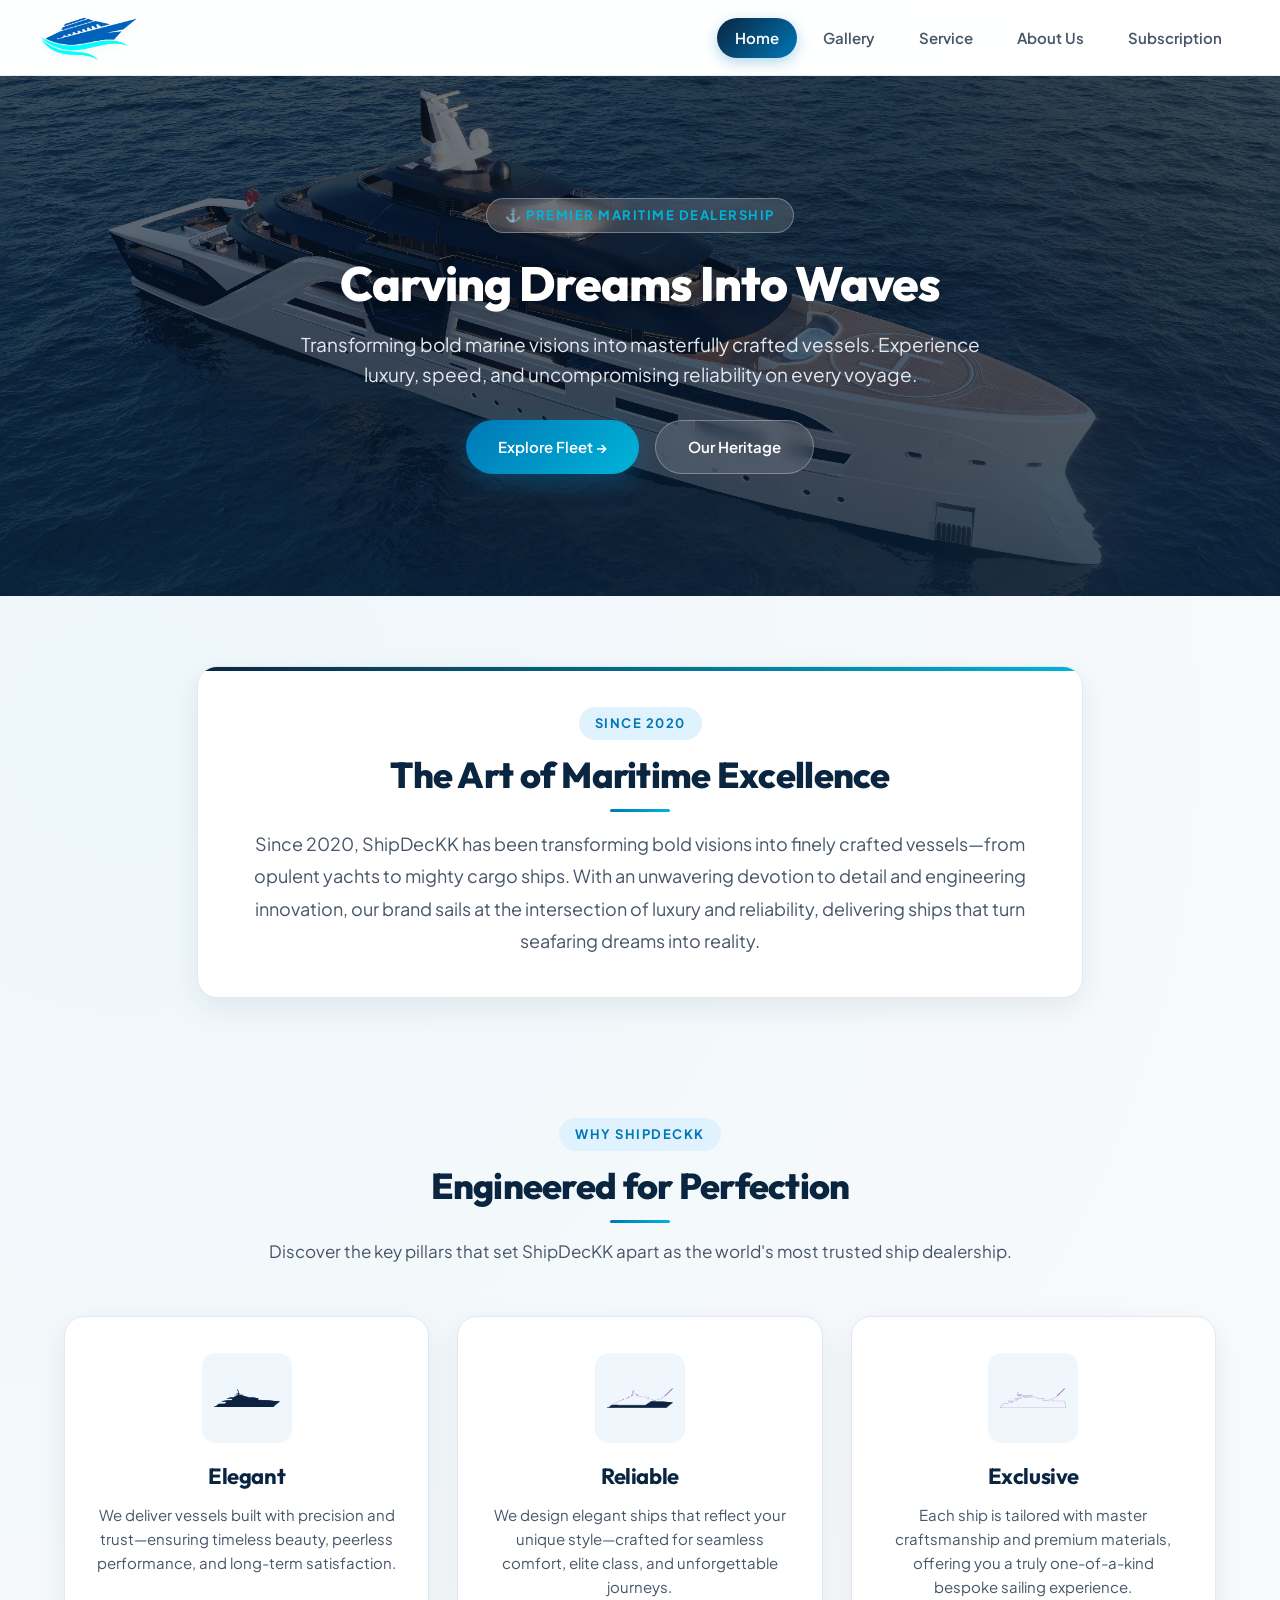
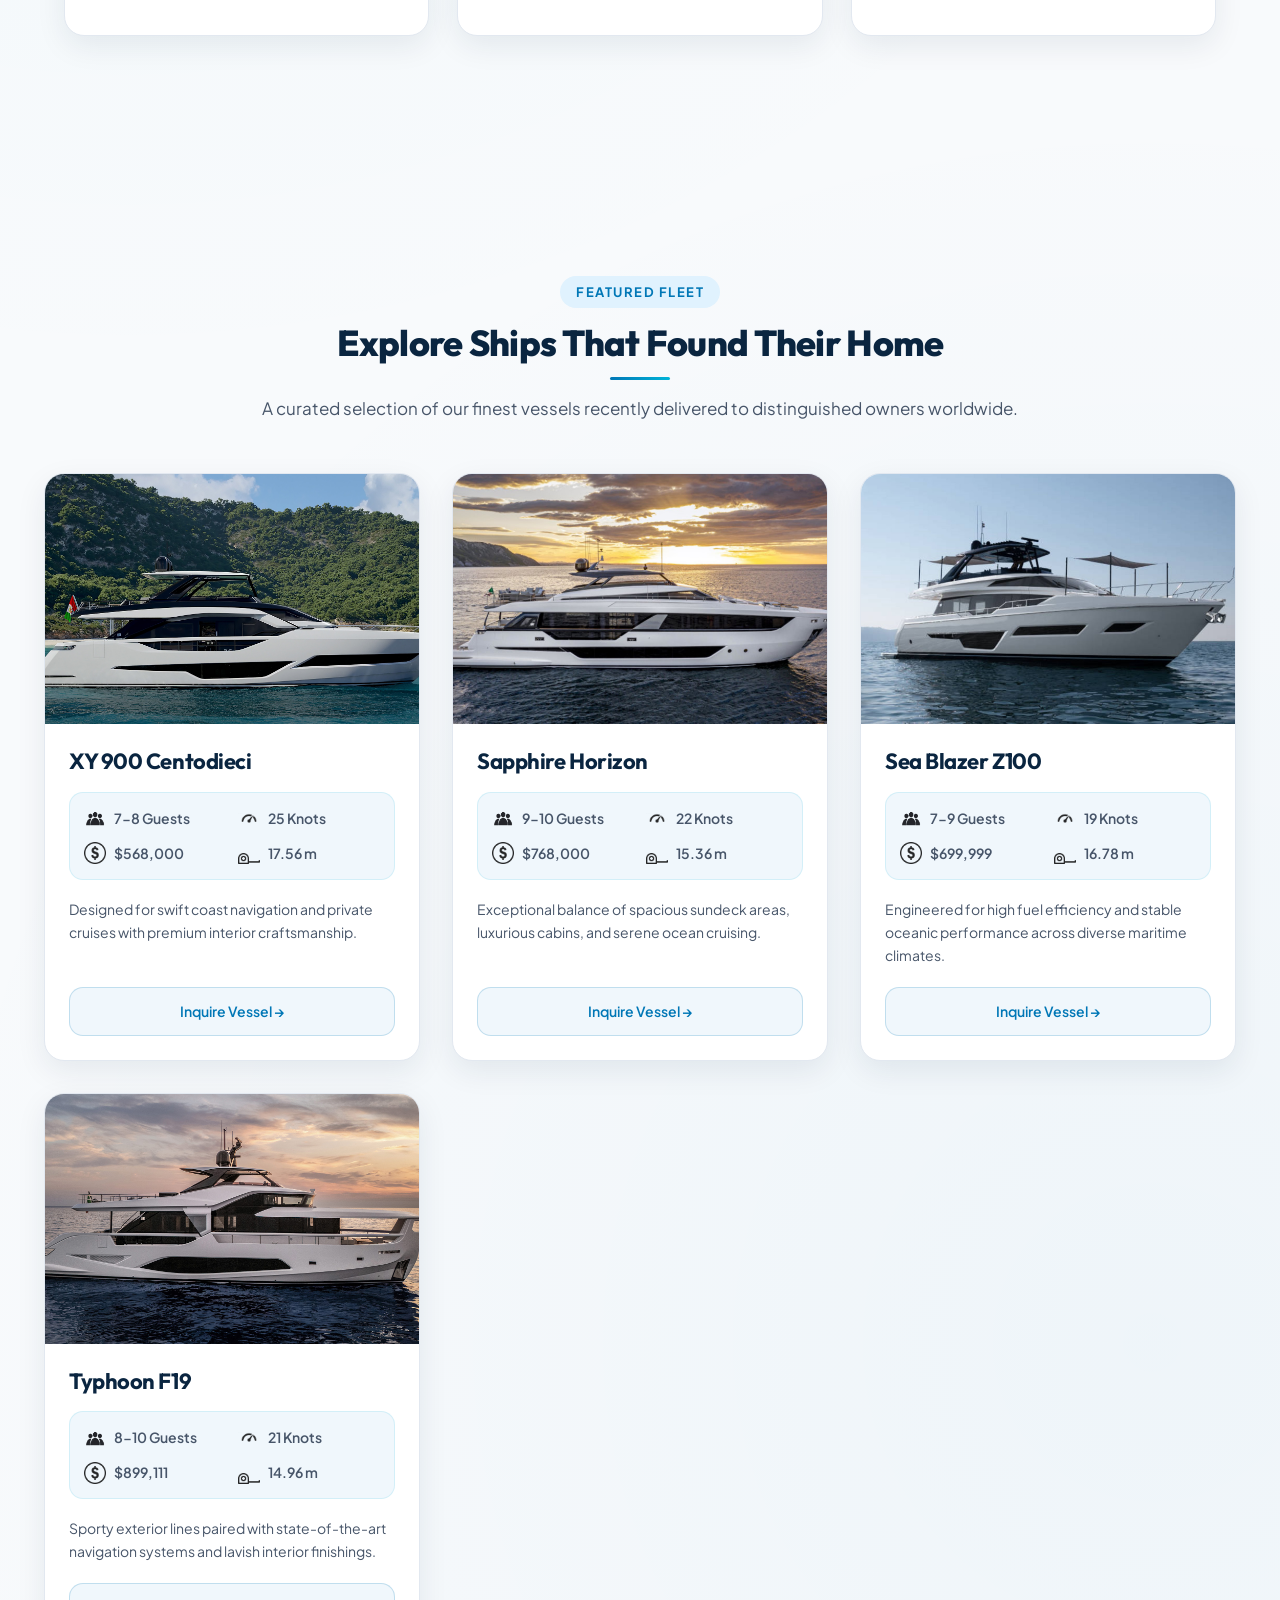
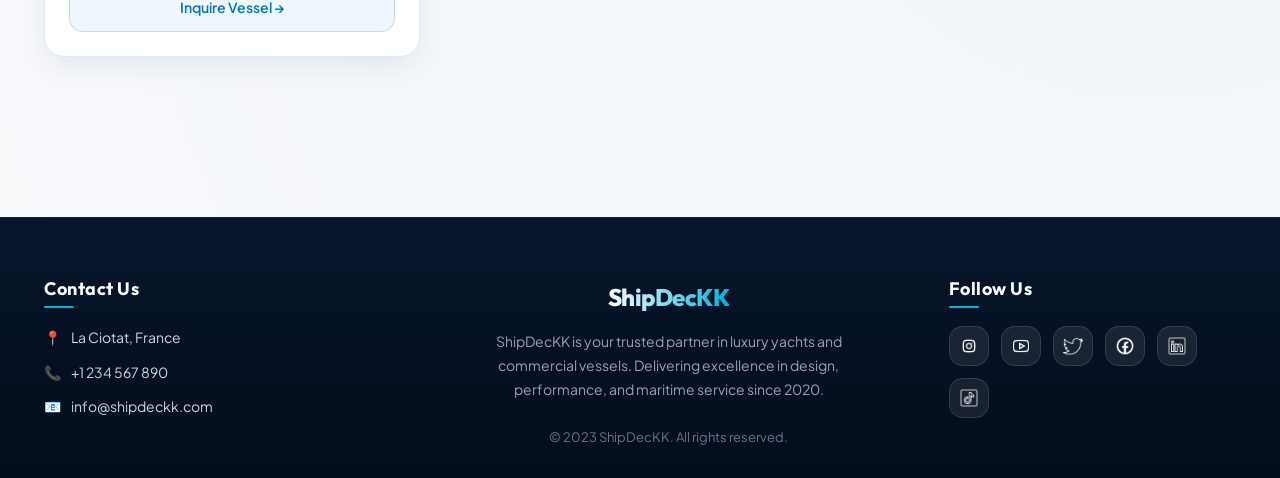
<file: index.html>
<!DOCTYPE html>
<html lang="en">
<head>
    <meta charset="UTF-8">
    <meta name="viewport" content="width=device-width, initial-scale=1.0">
    <title>ShipDecKK - Premier Luxury Yachts & Maritime Vessels</title>
    <link rel="website icon" type="image/png" href="Refensi gambar AOL HCI/logo shipdeckk'.png">
    <link rel="stylesheet" href="styles.css">
</head>
<body>
    <!-- Main Header & Navigation -->
    <header class="header">
        <a href="index.html" class="logo-container">
            <img src="Refensi gambar AOL HCI/logo shipdeckk'.png" alt="Logo Shipdeckk" class="logo">
        </a>

        <button class="nav-toggle" aria-label="Toggle navigation">
            <span></span>
            <span></span>
            <span></span>
        </button>

        <nav class="navigation"> 
            <a href="index.html" class="active">Home</a>
            <a href="gallery.html">Gallery</a>
            <a href="service.html">Service</a>
            <a href="aboutus.html">About Us</a>
            <a href="subscription.html">Subscription</a>
        </nav>
    </header>

    <!-- Hero Banner with Gradient Overlay & CTAs -->
    <section class="Header_photo">
        <img src="Refensi gambar AOL HCI/4223_3ba0f.jpg" alt="Luxury yacht sailing across open ocean">
        <div class="hero-overlay">
            <span class="hero-badge">⚓ Premier Maritime Dealership</span>
            <h1 class="hero-title">Carving Dreams Into Waves</h1>
            <p class="hero-subtitle">Transforming bold marine visions into masterfully crafted vessels. Experience luxury, speed, and uncompromising reliability on every voyage.</p>
            <div class="hero-actions">
                <a href="gallery.html" class="btn-primary">Explore Fleet →</a>
                <a href="aboutus.html" class="btn-secondary">Our Heritage</a>
            </div>
        </div>
    </section>

    <!-- Brief Introduction Card -->
    <section class="container">
        <div class="Brief_info">
            <div class="katakiasan">
                <span class="section-tag">Since 2020</span>
                <h2 class="section-title">The Art of Maritime Excellence</h2>
            </div>
            <div class="teks">
                <p>Since 2020, ShipDecKK has been transforming bold visions into finely crafted vessels—from opulent yachts to mighty cargo ships. With an unwavering devotion to detail and engineering innovation, our brand sails at the intersection of luxury and reliability, delivering ships that turn seafaring dreams into reality.</p>
            </div>
        </div>
    </section>

    <!-- Why Choose ShipDecKK -->
    <section class="container section-spacing">
        <div class="section-header">
            <span class="section-tag">Why ShipDecKK</span>
            <h2 class="section-title">Engineered for Perfection</h2>
            <p class="section-desc">Discover the key pillars that set ShipDecKK apart as the world's most trusted ship dealership.</p>
        </div>

        <div class="infoinfo">
            <div class="reason">
                <img src="Refensi gambar AOL HCI/series_family.png" alt="Elegant design" class="symbol">
                <h3 class="reasonwhy">Elegant</h3>
                <p>We deliver vessels built with precision and trust—ensuring timeless beauty, peerless performance, and long-term satisfaction.</p>
            </div>
            <div class="reason">
                <img src="Refensi gambar AOL HCI/smart_custom.png" alt="Reliable engineering" class="symbol">
                <h3 class="reasonwhy">Reliable</h3>
                <p>We design elegant ships that reflect your unique style—crafted for seamless comfort, elite class, and unforgettable journeys.</p>
            </div>
            <div class="reason">
                <img src="Refensi gambar AOL HCI/full_custom.png" alt="Exclusive customization" class="symbol">
                <h3 class="reasonwhy">Exclusive</h3>
                <p>Each ship is tailored with master craftsmanship and premium materials, offering you a truly one-of-a-kind bespoke sailing experience.</p>
            </div>
        </div>
    </section>

    <!-- Featured Sold Ships Grid -->
    <section class="container section-spacing">
        <div class="section-header">
            <span class="section-tag">Featured Fleet</span>
            <h2 class="section-title">Explore Ships That Found Their Home</h2>
            <p class="section-desc">A curated selection of our finest vessels recently delivered to distinguished owners worldwide.</p>
        </div>

        <div class="ship-grid">
            <!-- Ship 1 -->
            <div class="soldship">
                <div class="card-image-wrap">
                    <img src="Refensi gambar AOL HCI/gambar discover home 3.jpg" alt="XY 900 Centodieci" class="ships">
                </div>
                <div class="card-content">
                    <h3 class="shipname">XY 900 Centodieci</h3>
                    <div class="infoship">
                        <div class="spec-item">
                            <img src="Refensi gambar AOL HCI/Logo orang.png" alt="Capacity" class="iconpeople">
                            <p>7-8 Guests</p>
                        </div>
                        <div class="spec-item">
                            <img src="Refensi gambar AOL HCI/speedometer-icon-illustration-png.webp" alt="Speed" class="iconspeed">
                            <p>25 Knots</p>
                        </div>
                        <div class="spec-item">
                            <img src="Refensi gambar AOL HCI/664936_sign_512x512.png" alt="Price" class="icondollar">
                            <p>$568,000</p>
                        </div>
                        <div class="spec-item">
                            <img src="Refensi gambar AOL HCI/meteran-1024.webp" alt="Length" class="iconmeter">
                            <p>17.56 m</p>
                        </div>
                    </div>
                    <p>Designed for swift coast navigation and private cruises with premium interior craftsmanship.</p>
                    <a href="subscription.html" class="card-btn">Inquire Vessel →</a>
                </div>
            </div>

            <!-- Ship 2 -->
            <div class="soldship">
                <div class="card-image-wrap">
                    <img src="Refensi gambar AOL HCI/gambar discover home 2.jpg" alt="Sapphire Horizon" class="ships">
                </div>
                <div class="card-content">
                    <h3 class="shipname">Sapphire Horizon</h3>
                    <div class="infoship">
                        <div class="spec-item">
                            <img src="Refensi gambar AOL HCI/Logo orang.png" alt="Capacity" class="iconpeople">
                            <p>9-10 Guests</p>
                        </div>
                        <div class="spec-item">
                            <img src="Refensi gambar AOL HCI/speedometer-icon-illustration-png.webp" alt="Speed" class="iconspeed">
                            <p>22 Knots</p>
                        </div>
                        <div class="spec-item">
                            <img src="Refensi gambar AOL HCI/664936_sign_512x512.png" alt="Price" class="icondollar">
                            <p>$768,000</p>
                        </div>
                        <div class="spec-item">
                            <img src="Refensi gambar AOL HCI/meteran-1024.webp" alt="Length" class="iconmeter">
                            <p>15.36 m</p>
                        </div>
                    </div>
                    <p>Exceptional balance of spacious sundeck areas, luxurious cabins, and serene ocean cruising.</p>
                    <a href="subscription.html" class="card-btn">Inquire Vessel →</a>
                </div>
            </div>

            <!-- Ship 3 -->
            <div class="soldship">
                <div class="card-image-wrap">
                    <img src="Refensi gambar AOL HCI/gambar discover home.jpg" alt="Sea Blazer Z100" class="ships">
                </div>
                <div class="card-content">
                    <h3 class="shipname">Sea Blazer Z100</h3>
                    <div class="infoship">
                        <div class="spec-item">
                            <img src="Refensi gambar AOL HCI/Logo orang.png" alt="Capacity" class="iconpeople">
                            <p>7-9 Guests</p>
                        </div>
                        <div class="spec-item">
                            <img src="Refensi gambar AOL HCI/speedometer-icon-illustration-png.webp" alt="Speed" class="iconspeed">
                            <p>19 Knots</p>
                        </div>
                        <div class="spec-item">
                            <img src="Refensi gambar AOL HCI/664936_sign_512x512.png" alt="Price" class="icondollar">
                            <p>$699,999</p>
                        </div>
                        <div class="spec-item">
                            <img src="Refensi gambar AOL HCI/meteran-1024.webp" alt="Length" class="iconmeter">
                            <p>16.78 m</p>
                        </div>
                    </div>
                    <p>Engineered for high fuel efficiency and stable oceanic performance across diverse maritime climates.</p>
                    <a href="subscription.html" class="card-btn">Inquire Vessel →</a>
                </div>
            </div>

            <!-- Ship 4 -->
            <div class="soldship">
                <div class="card-image-wrap">
                    <img src="Refensi gambar AOL HCI/gambar discover home 4.jpg" alt="Typhoon F19" class="ships">
                </div>
                <div class="card-content">
                    <h3 class="shipname">Typhoon F19</h3>
                    <div class="infoship">
                        <div class="spec-item">
                            <img src="Refensi gambar AOL HCI/Logo orang.png" alt="Capacity" class="iconpeople">
                            <p>8-10 Guests</p>
                        </div>
                        <div class="spec-item">
                            <img src="Refensi gambar AOL HCI/speedometer-icon-illustration-png.webp" alt="Speed" class="iconspeed">
                            <p>21 Knots</p>
                        </div>
                        <div class="spec-item">
                            <img src="Refensi gambar AOL HCI/664936_sign_512x512.png" alt="Price" class="icondollar">
                            <p>$899,111</p>
                        </div>
                        <div class="spec-item">
                            <img src="Refensi gambar AOL HCI/meteran-1024.webp" alt="Length" class="iconmeter">
                            <p>14.96 m</p>
                        </div>
                    </div>
                    <p>Sporty exterior lines paired with state-of-the-art navigation systems and lavish interior finishings.</p>
                    <a href="subscription.html" class="card-btn">Inquire Vessel →</a>
                </div>
            </div>
        </div>
    </section>

    <!-- Footer -->
    <footer class="footer">
        <div class="footer-left">
            <div class="contact_us">
                <h3>Contact Us</h3>
                <p>📍 
                    <a href="https://www.google.com/maps/place/La Ciotat, France" target="_blank" rel="noopener noreferrer">
                        La Ciotat, France
                    </a>
                </p>
                <p>📞 
                    <a href="tel:+1234567890">
                        +1 234 567 890
                    </a>
                </p>
                <p>📧 
                    <a href="mailto:info@shipdeckk.com">
                        info@shipdeckk.com
                    </a>
                </p>
            </div>

            <div class="closing">
                <div class="footer-brand">ShipDecKK</div>
                <p>ShipDecKK is your trusted partner in luxury yachts and commercial vessels. Delivering excellence in design, performance, and maritime service since 2020.</p>
                <p class="copyright">© 2023 ShipDecKK. All rights reserved.</p>
            </div>

            <div class="follow_us">
                <h3>Follow Us</h3>
                <div class="iconsosmed">
                    <a href="https://www.instagram.com/" target="_blank" rel="noopener noreferrer" aria-label="Instagram">
                        <img src="Refensi gambar AOL HCI/icons8-instagram-48.png" alt="Instagram" class="igicon">
                    </a>
                    <a href="https://www.youtube.com/" target="_blank" rel="noopener noreferrer" aria-label="YouTube">
                        <img src="Refensi gambar AOL HCI/icons8-youtube-32.png" alt="YouTube" class="yticon">
                    </a>
                    <a href="https://www.twitter.com/" target="_blank" rel="noopener noreferrer" aria-label="Twitter">
                        <img src="Refensi gambar AOL HCI/icons8-twitter-bird-50.png" alt="Twitter" class="twiticon">
                    </a>
                    <a href="https://www.facebook.com/" target="_blank" rel="noopener noreferrer" aria-label="Facebook">
                        <img src="Refensi gambar AOL HCI/icons8-facebook-48.png" alt="Facebook" class="fbicon">
                    </a>
                    <a href="https://www.linkedin.com/" target="_blank" rel="noopener noreferrer" aria-label="LinkedIn">
                        <img src="Refensi gambar AOL HCI/icons8-linked-in-50.png" alt="LinkedIn" class="liicon">
                    </a>
                    <a href="https://www.tiktok.com/" target="_blank" rel="noopener noreferrer" aria-label="TikTok">
                        <img src="Refensi gambar AOL HCI/icons8-tiktok-50.png" alt="TikTok" class="tticon">
                    </a>
                </div>
            </div>
        </div>
    </footer>

    <!-- Scripts -->
    <script src="java.js"></script>
</body>
</html>
</file>
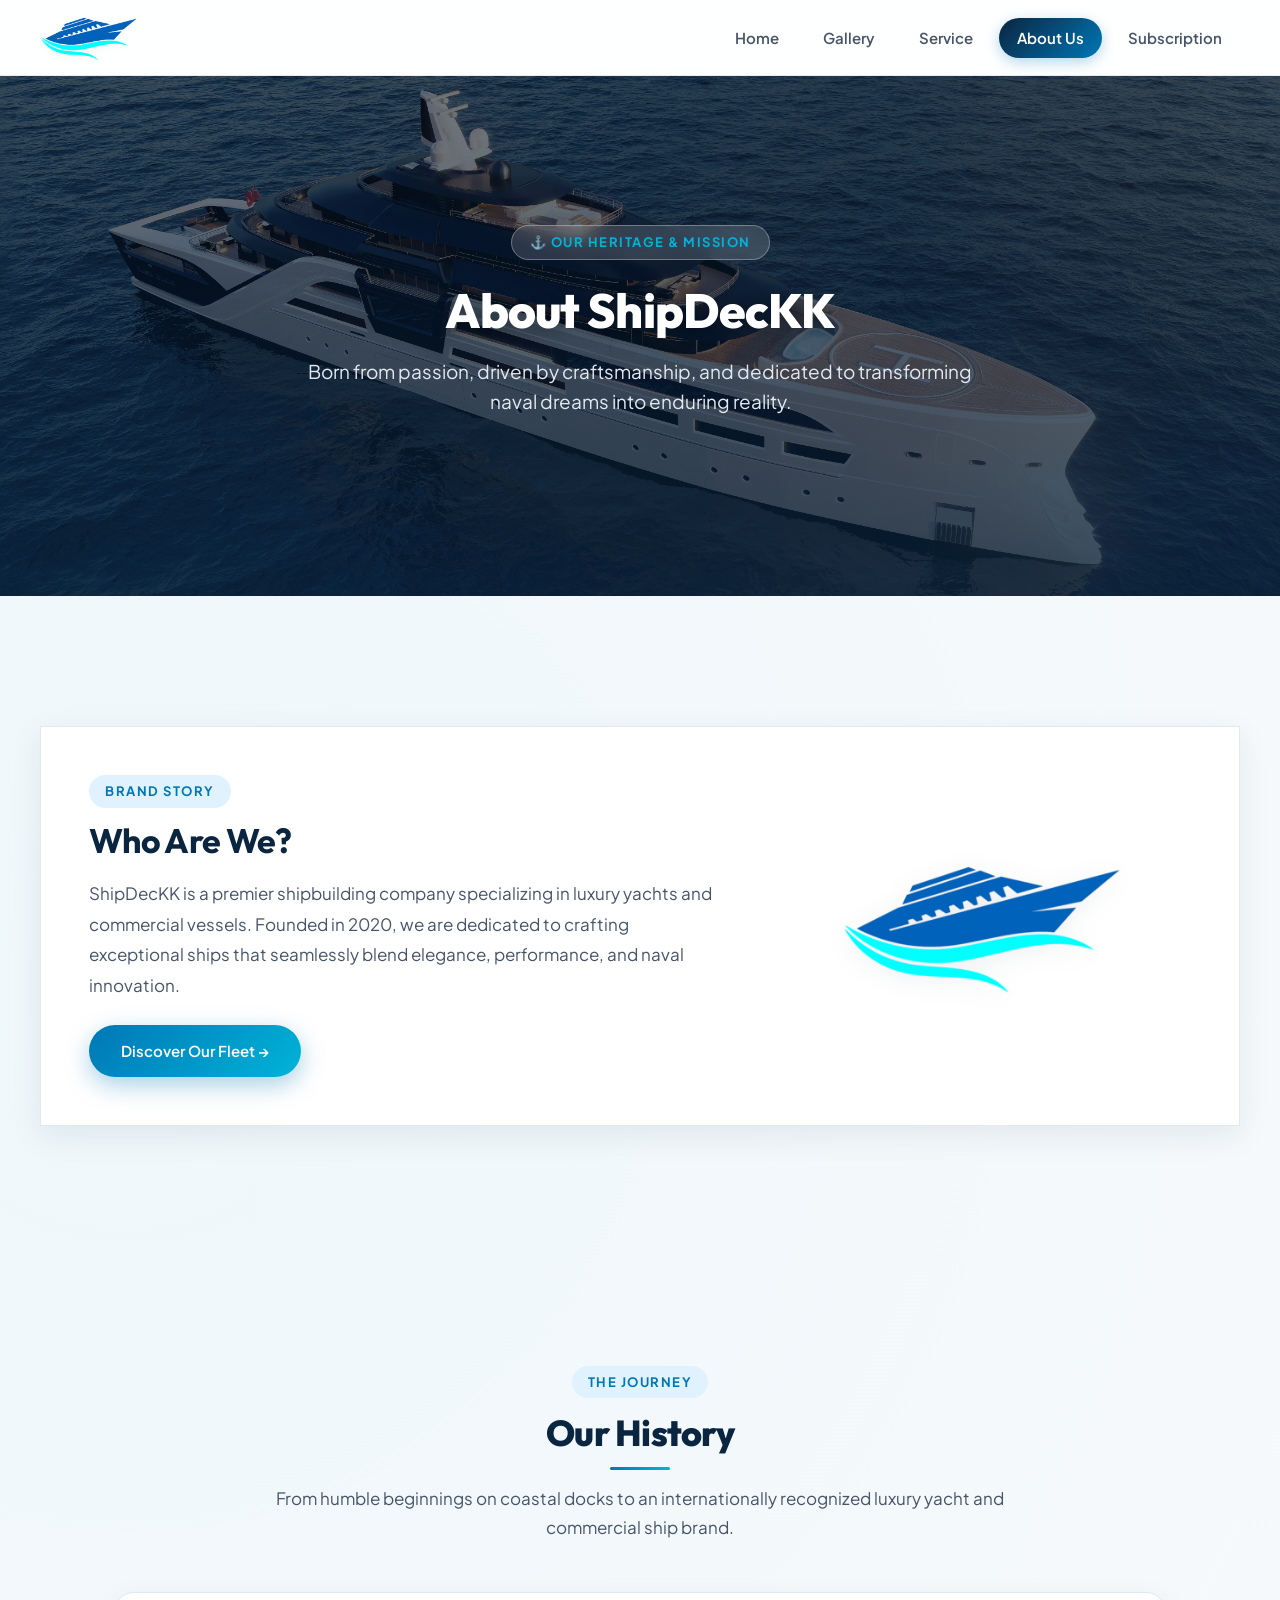
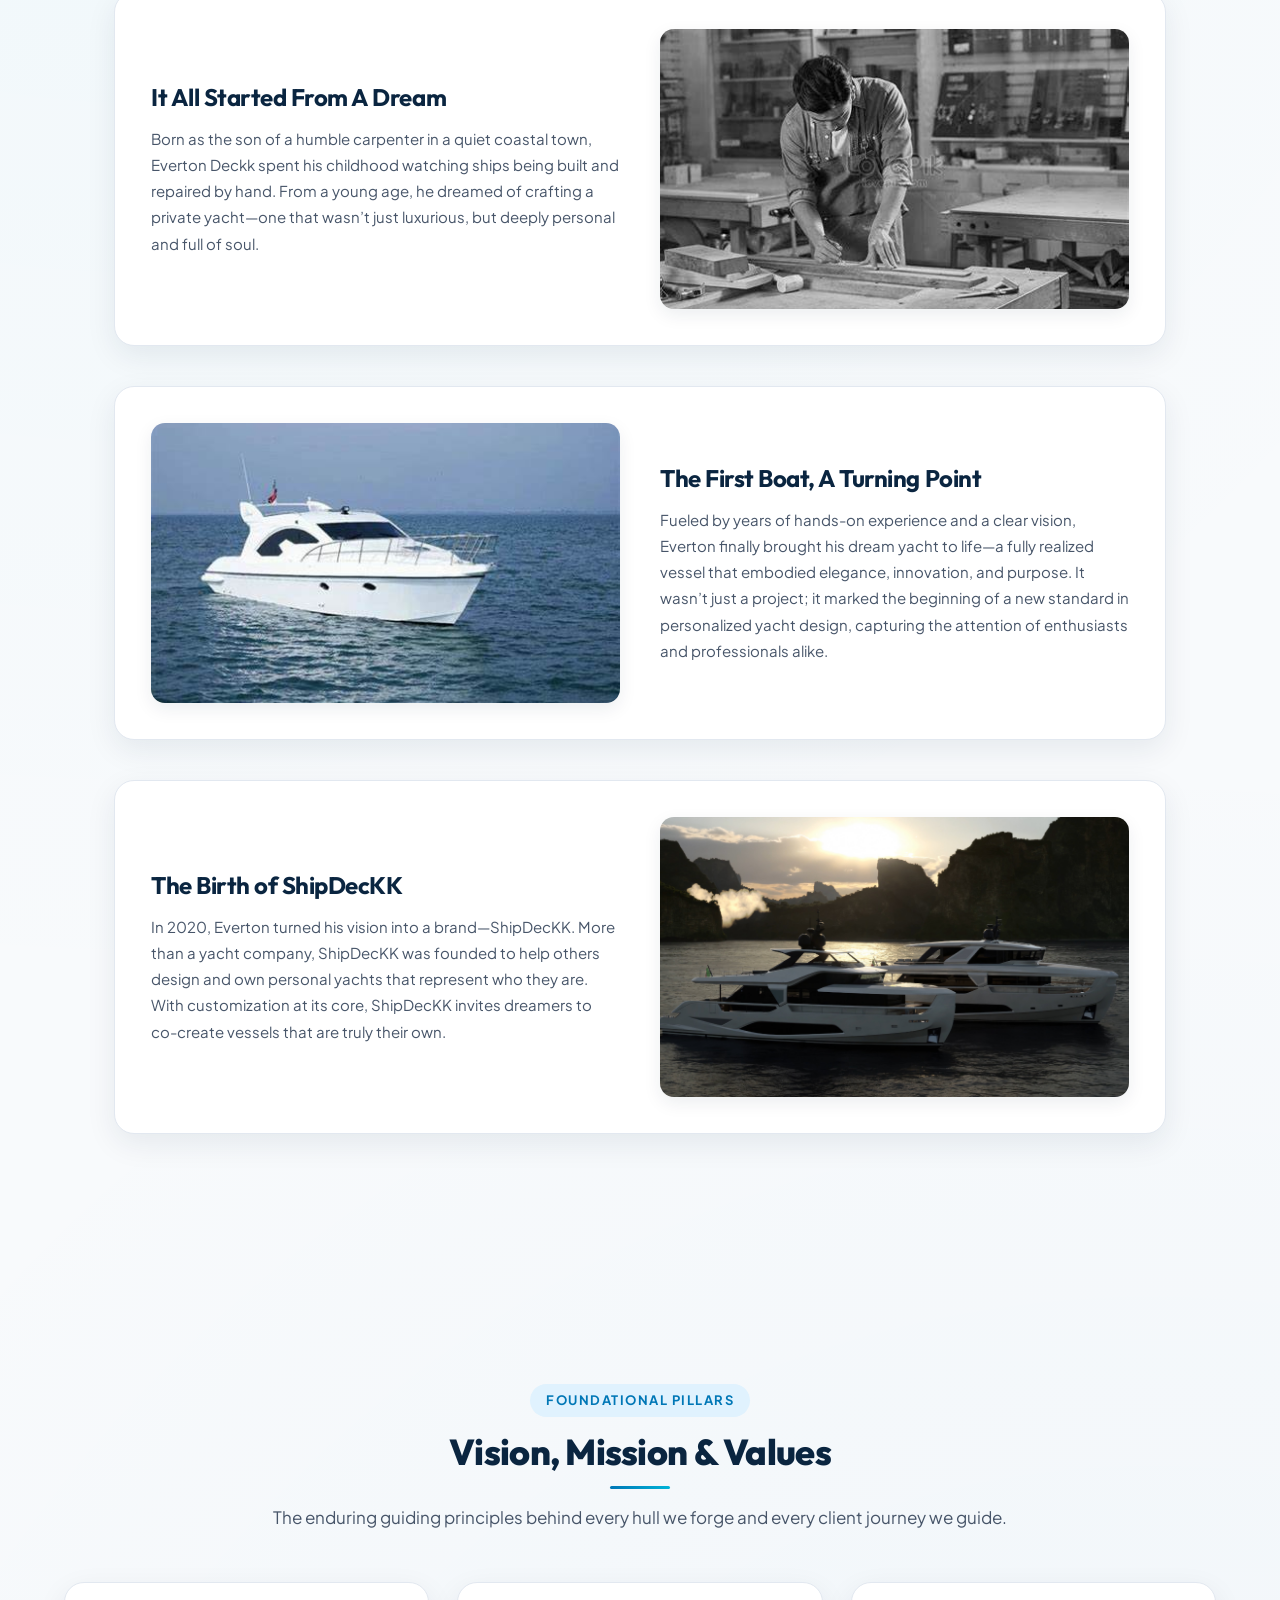
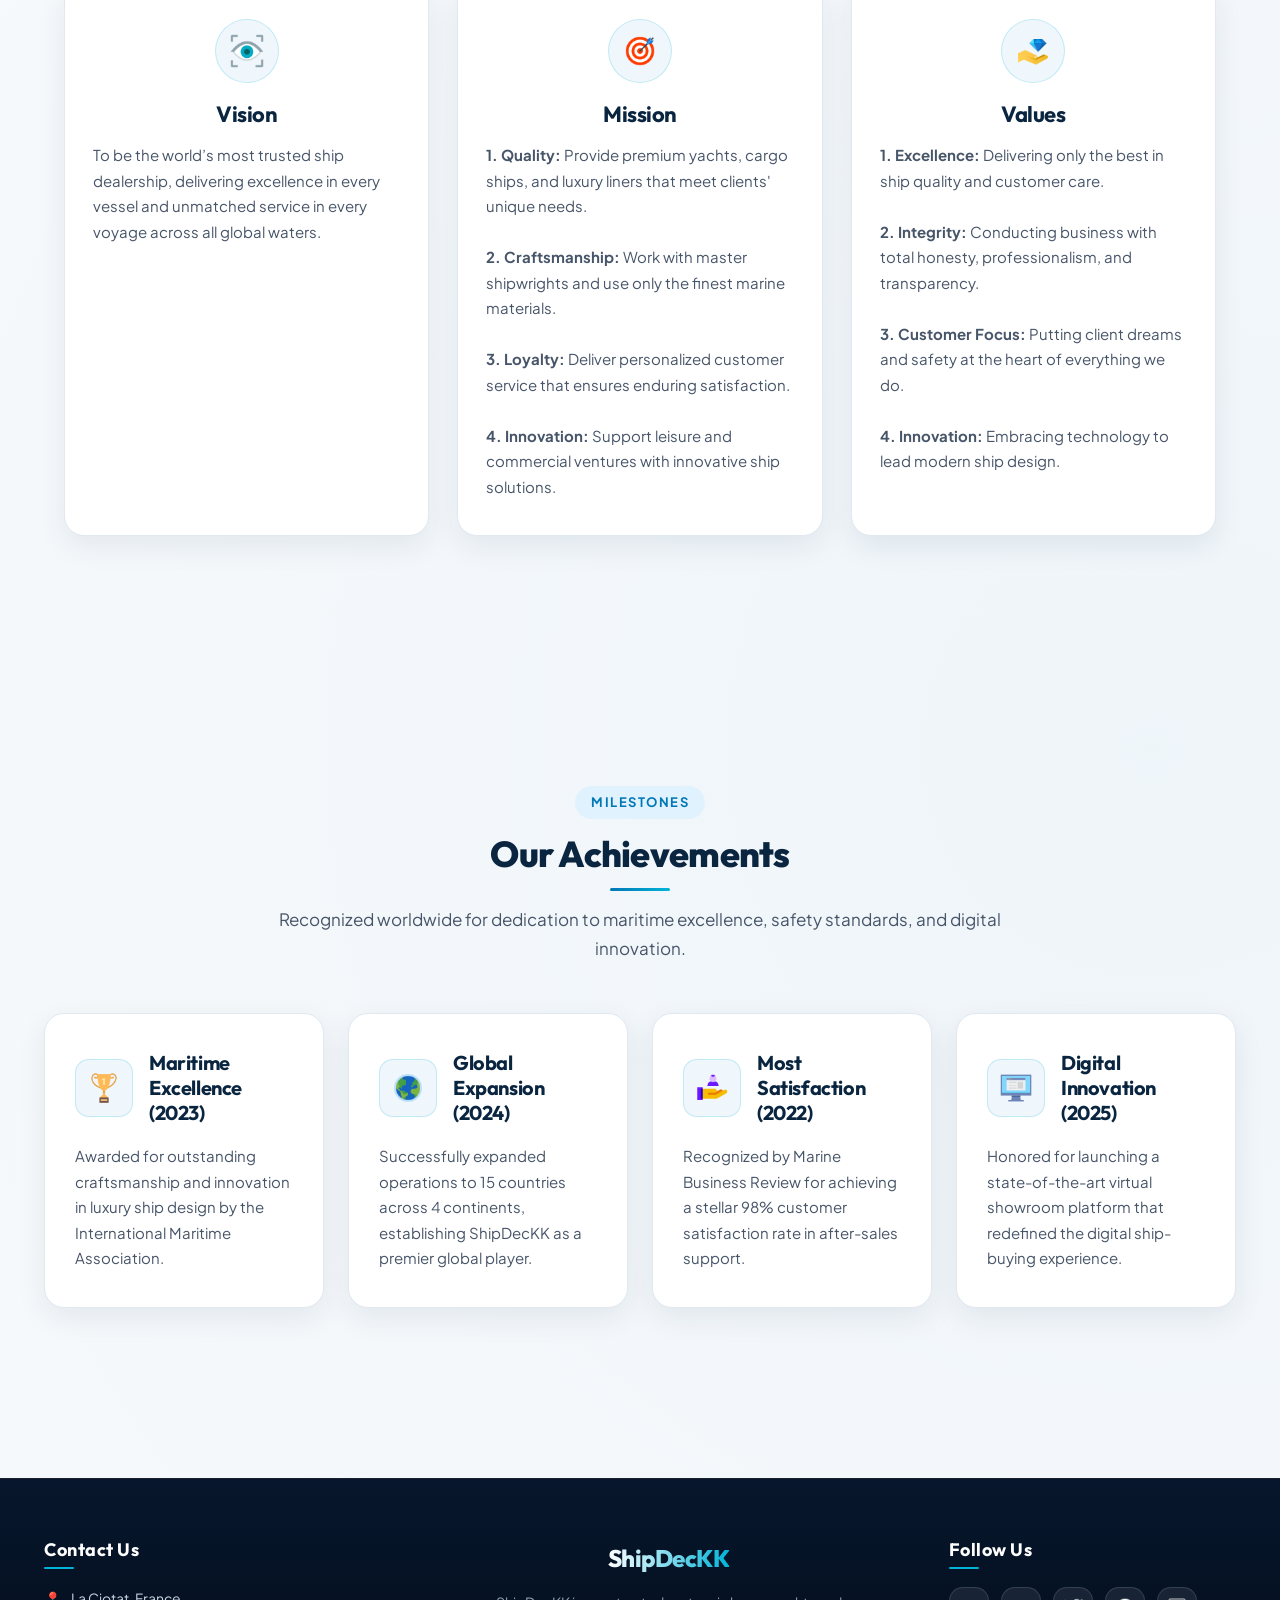
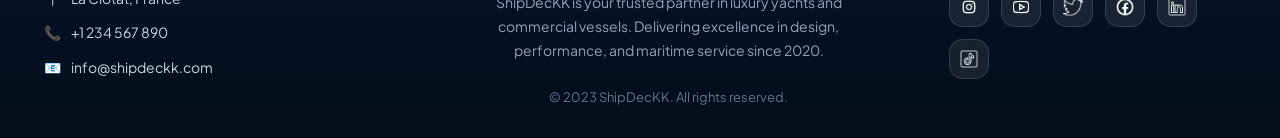
<file: aboutus.html>
<!DOCTYPE html>
<html lang="en">
<head>
    <meta charset="UTF-8">
    <meta name="viewport" content="width=device-width, initial-scale=1.0">
    <title>About Us - ShipDecKK Maritime Legacy</title>
    <link rel="website icon" type="image/png" href="Refensi gambar AOL HCI/logo shipdeckk'.png">
    <link rel="stylesheet" href="styles.css">
</head>
<body>
    <!-- Header -->
    <header class="header">
        <a href="index.html" class="logo-container">
            <img src="Refensi gambar AOL HCI/logo shipdeckk'.png" alt="Logo Shipdeckk" class="logo">
        </a>

        <button class="nav-toggle" aria-label="Toggle navigation">
            <span></span>
            <span></span>
            <span></span>
        </button>

        <nav class="navigation"> 
            <a href="index.html">Home</a>
            <a href="gallery.html">Gallery</a>
            <a href="service.html">Service</a>
            <a href="aboutus.html" class="active">About Us</a>
            <a href="subscription.html">Subscription</a>
        </nav>
    </header>

    <!-- About Hero -->
    <section class="Header_photo">
        <img src="Refensi gambar AOL HCI/4223_3ba0f.jpg" alt="ShipDecKK shipyard and vessel">
        <div class="hero-overlay">
            <span class="hero-badge">⚓ Our Heritage & Mission</span>
            <h1 class="hero-title">About ShipDecKK</h1>
            <p class="hero-subtitle">Born from passion, driven by craftsmanship, and dedicated to transforming naval dreams into enduring reality.</p>
        </div>
    </section>

    <!-- Who Are We Card -->
    <section class="container section-spacing">
        <div class="infoaboutus">
            <div class="whoarewe">
                <span class="section-tag">Brand Story</span>
                <h2 class="opening">Who Are We?</h2>
                <p class="aboutshipdeck">
                    ShipDecKK is a premier shipbuilding company specializing in luxury yachts and commercial vessels. Founded in 2020, we are dedicated to crafting exceptional ships that seamlessly blend elegance, performance, and naval innovation.
                </p>
                <div style="margin-top: 24px;">
                    <a href="gallery.html" class="btn-primary">Discover Our Fleet →</a>
                </div>
            </div>
            <div style="text-align: center;">
                <img src="Refensi gambar AOL HCI/logo shipdeckk'.png" alt="Logo Shipdeckk" class="logoaboutus">
            </div>
        </div>
    </section>

    <!-- Our History Timeline -->
    <section class="container section-spacing">
        <div class="section-header">
            <span class="section-tag">The Journey</span>
            <h2 class="section-title">Our History</h2>
            <p class="section-desc">From humble beginnings on coastal docks to an internationally recognized luxury yacht and commercial ship brand.</p>
        </div>

        <div class="History">
            <!-- Story 1 -->
            <div class="history1">
                <div class="history1-text">
                    <h2>It All Started From A Dream</h2>
                    <p>Born as the son of a humble carpenter in a quiet coastal town, Everton Deckk spent his childhood watching ships being built and repaired by hand. From a young age, he dreamed of crafting a private yacht—one that wasn’t just luxurious, but deeply personal and full of soul.</p>
                </div>
                <img src="Refensi gambar AOL HCI/OIP.jpeg" alt="Everton Deckk childhood inspiration" class="historyimage">
            </div>

            <!-- Story 2 -->
            <div class="history1">
                <div class="history1-text">
                    <h2>The First Boat, A Turning Point</h2>
                    <p>Fueled by years of hands-on experience and a clear vision, Everton finally brought his dream yacht to life—a fully realized vessel that embodied elegance, innovation, and purpose. It wasn’t just a project; it marked the beginning of a new standard in personalized yacht design, capturing the attention of enthusiasts and professionals alike.</p>
                </div>
                <img src="Refensi gambar AOL HCI/OIP (1).jpeg" alt="The First Boat prototype" class="historyimage">
            </div>

            <!-- Story 3 -->
            <div class="history1">
                <div class="history1-text">
                    <h2>The Birth of ShipDecKK</h2>
                    <p>In 2020, Everton turned his vision into a brand—ShipDecKK. More than a yacht company, ShipDecKK was founded to help others design and own personal yachts that represent who they are. With customization at its core, ShipDecKK invites dreamers to co-create vessels that are truly their own.</p>
                </div>
                <img src="Refensi gambar AOL HCI/Gambar kapal untuk discover home.png" alt="ShipDecKK modern fleet flagship" class="historyimage">
            </div>
        </div>
    </section>

    <!-- Vision, Mission & Values -->
    <section class="container section-spacing">
        <div class="section-header">
            <span class="section-tag">Foundational Pillars</span>
            <h2 class="section-title">Vision, Mission & Values</h2>
            <p class="section-desc">The enduring guiding principles behind every hull we forge and every client journey we guide.</p>
        </div>

        <div class="VisMisVal">
            <!-- Vision -->
            <div class="Vision">
                <div class="logovision">
                    <img src="Refensi gambar AOL HCI/icons8-vision-50.png" alt="Vision Icon">
                </div>
                <h3 class="fontvision">Vision</h3>
                <p class="textvision">
                    To be the world’s most trusted ship dealership, delivering excellence in every vessel and unmatched service in every voyage across all global waters.
                </p>
            </div>

            <!-- Mission -->
            <div class="Vision">
                <div class="logovision">
                    <img src="Refensi gambar AOL HCI/icons8-mission-50.png" alt="Mission Icon">
                </div>
                <h3 class="fontvision">Mission</h3>
                <p class="textvision1">
                    <strong>1. Quality:</strong> Provide premium yachts, cargo ships, and luxury liners that meet clients' unique needs.<br><br>
                    <strong>2. Craftsmanship:</strong> Work with master shipwrights and use only the finest marine materials.<br><br>
                    <strong>3. Loyalty:</strong> Deliver personalized customer service that ensures enduring satisfaction.<br><br>
                    <strong>4. Innovation:</strong> Support leisure and commercial ventures with innovative ship solutions.
                </p>
            </div>

            <!-- Values -->
            <div class="Vision">
                <div class="logovision">
                    <img src="Refensi gambar AOL HCI/icons8-value-48.png" alt="Values Icon">
                </div>
                <h3 class="fontvision">Values</h3>
                <p class="textvision1">
                    <strong>1. Excellence:</strong> Delivering only the best in ship quality and customer care.<br><br>
                    <strong>2. Integrity:</strong> Conducting business with total honesty, professionalism, and transparency.<br><br>
                    <strong>3. Customer Focus:</strong> Putting client dreams and safety at the heart of everything we do.<br><br>
                    <strong>4. Innovation:</strong> Embracing technology to lead modern ship design.
                </p>
            </div>
        </div>
    </section>

    <!-- Achievements Grid -->
    <section class="container section-spacing">
        <div class="section-header">
            <span class="section-tag">Milestones</span>
            <h2 class="section-title">Our Achievements</h2>
            <p class="section-desc">Recognized worldwide for dedication to maritime excellence, safety standards, and digital innovation.</p>
        </div>

        <div class="achievement-grid">
            <!-- Achievement 1 -->
            <div class="service">
                <div class="servicelogo">
                    <img src="Refensi gambar AOL HCI/icons8-trophy-50.png" alt="Maritime Excellence Award" class="logoservice">
                    <h3 class="fontservice">Maritime Excellence (2023)</h3>
                </div>
                <p class="textservice">
                    Awarded for outstanding craftsmanship and innovation in luxury ship design by the International Maritime Association.
                </p>
            </div>

            <!-- Achievement 2 -->
            <div class="service">
                <div class="servicelogo">
                    <img src="Refensi gambar AOL HCI/icons8-earth-50.png" alt="Global Expansion" class="logoservice">
                    <h3 class="fontservice">Global Expansion (2024)</h3>
                </div>
                <p class="textservice">
                    Successfully expanded operations to 15 countries across 4 continents, establishing ShipDecKK as a premier global player.
                </p>
            </div>

            <!-- Achievement 3 -->
            <div class="service">
                <div class="servicelogo">
                    <img src="Refensi gambar AOL HCI/icons8-customer-48.png" alt="Customer Satisfaction" class="logoservice">
                    <h3 class="fontservice">Most Satisfaction (2022)</h3>
                </div>
                <p class="textservice">
                    Recognized by Marine Business Review for achieving a stellar 98% customer satisfaction rate in after-sales support.
                </p>
            </div>

            <!-- Achievement 4 -->
            <div class="service">
                <div class="servicelogo">
                    <img src="Refensi gambar AOL HCI/icons8-digital-50.png" alt="Digital Innovation" class="logoservice">
                    <h3 class="fontservice">Digital Innovation (2025)</h3>
                </div>
                <p class="textservice">
                    Honored for launching a state-of-the-art virtual showroom platform that redefined the digital ship-buying experience.
                </p>
            </div>
        </div>
    </section>

    <!-- Footer -->
    <footer class="footer">
        <div class="footer-left">
            <div class="contact_us">
                <h3>Contact Us</h3>
                <p>📍 
                    <a href="https://www.google.com/maps/place/La Ciotat, France" target="_blank" rel="noopener noreferrer">
                        La Ciotat, France
                    </a>
                </p>
                <p>📞 
                    <a href="tel:+1234567890">
                        +1 234 567 890
                    </a>
                </p>
                <p>📧 
                    <a href="mailto:info@shipdeckk.com">
                        info@shipdeckk.com
                    </a>
                </p>
            </div>

            <div class="closing">
                <div class="footer-brand">ShipDecKK</div>
                <p>ShipDecKK is your trusted partner in luxury yachts and commercial vessels. Delivering excellence in design, performance, and maritime service since 2020.</p>
                <p class="copyright">© 2023 ShipDecKK. All rights reserved.</p>
            </div>

            <div class="follow_us">
                <h3>Follow Us</h3>
                <div class="iconsosmed">
                    <a href="https://www.instagram.com/" target="_blank" rel="noopener noreferrer" aria-label="Instagram">
                        <img src="Refensi gambar AOL HCI/icons8-instagram-48.png" alt="Instagram" class="igicon">
                    </a>
                    <a href="https://www.youtube.com/" target="_blank" rel="noopener noreferrer" aria-label="YouTube">
                        <img src="Refensi gambar AOL HCI/icons8-youtube-32.png" alt="YouTube" class="yticon">
                    </a>
                    <a href="https://www.twitter.com/" target="_blank" rel="noopener noreferrer" aria-label="Twitter">
                        <img src="Refensi gambar AOL HCI/icons8-twitter-bird-50.png" alt="Twitter" class="twiticon">
                    </a>
                    <a href="https://www.facebook.com/" target="_blank" rel="noopener noreferrer" aria-label="Facebook">
                        <img src="Refensi gambar AOL HCI/icons8-facebook-48.png" alt="Facebook" class="fbicon">
                    </a>
                    <a href="https://www.linkedin.com/" target="_blank" rel="noopener noreferrer" aria-label="LinkedIn">
                        <img src="Refensi gambar AOL HCI/icons8-linked-in-50.png" alt="LinkedIn" class="liicon">
                    </a>
                    <a href="https://www.tiktok.com/" target="_blank" rel="noopener noreferrer" aria-label="TikTok">
                        <img src="Refensi gambar AOL HCI/icons8-tiktok-50.png" alt="TikTok" class="tticon">
                    </a>
                </div>
            </div>
        </div>
    </footer>

    <!-- Scripts -->
    <script src="java.js"></script>
</body>
</html>
</file>
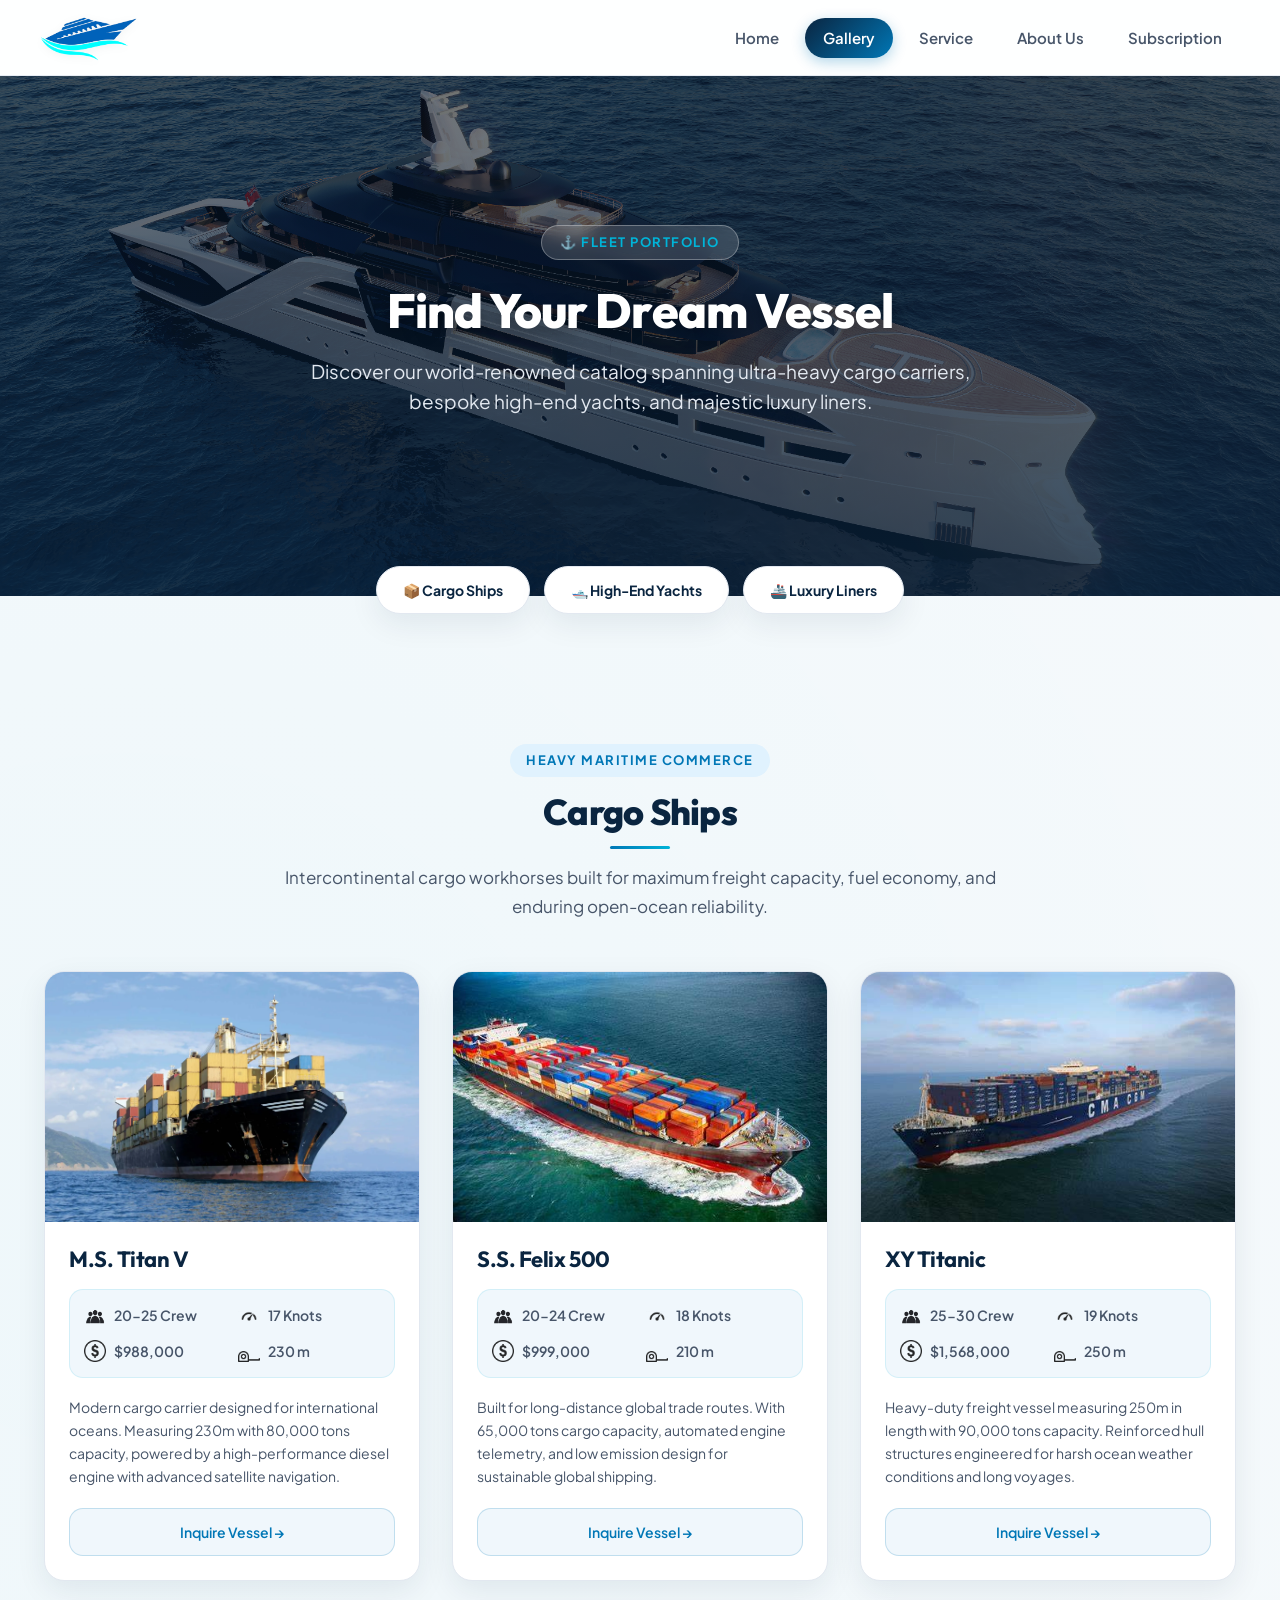
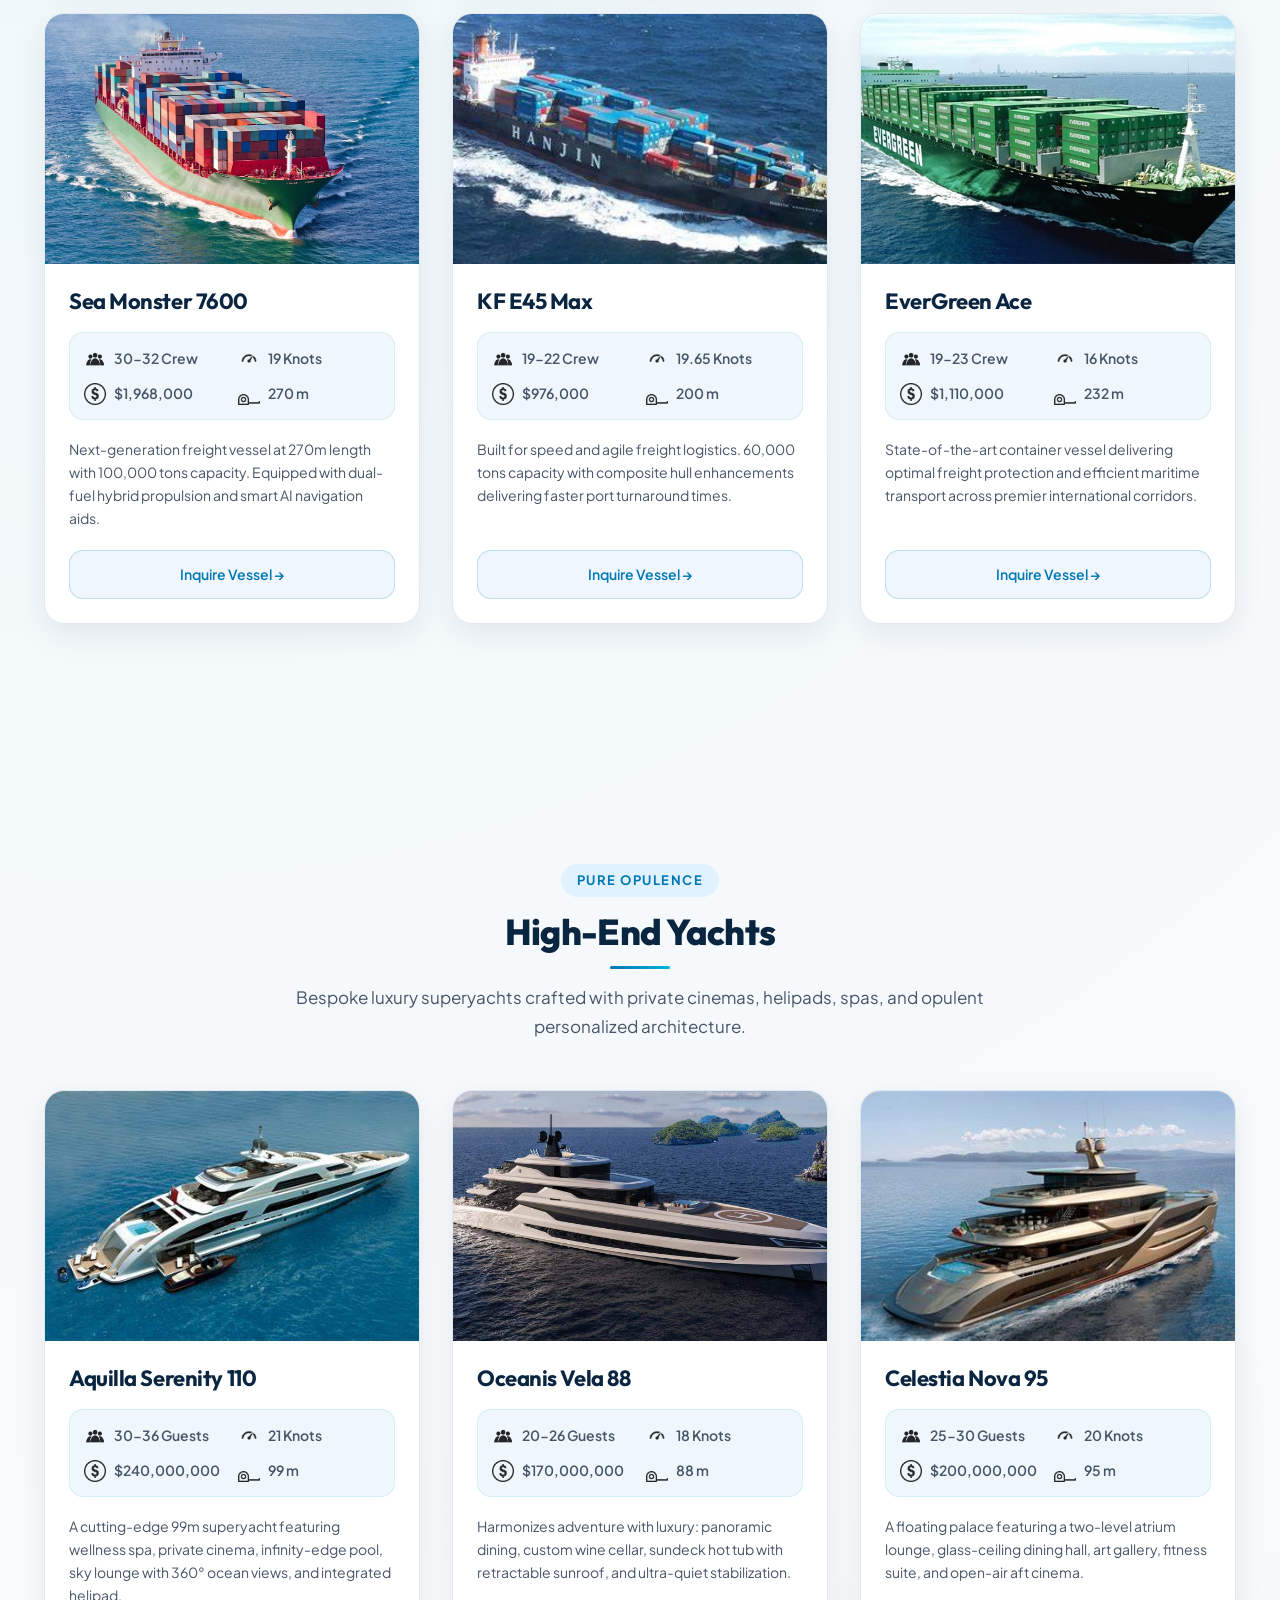
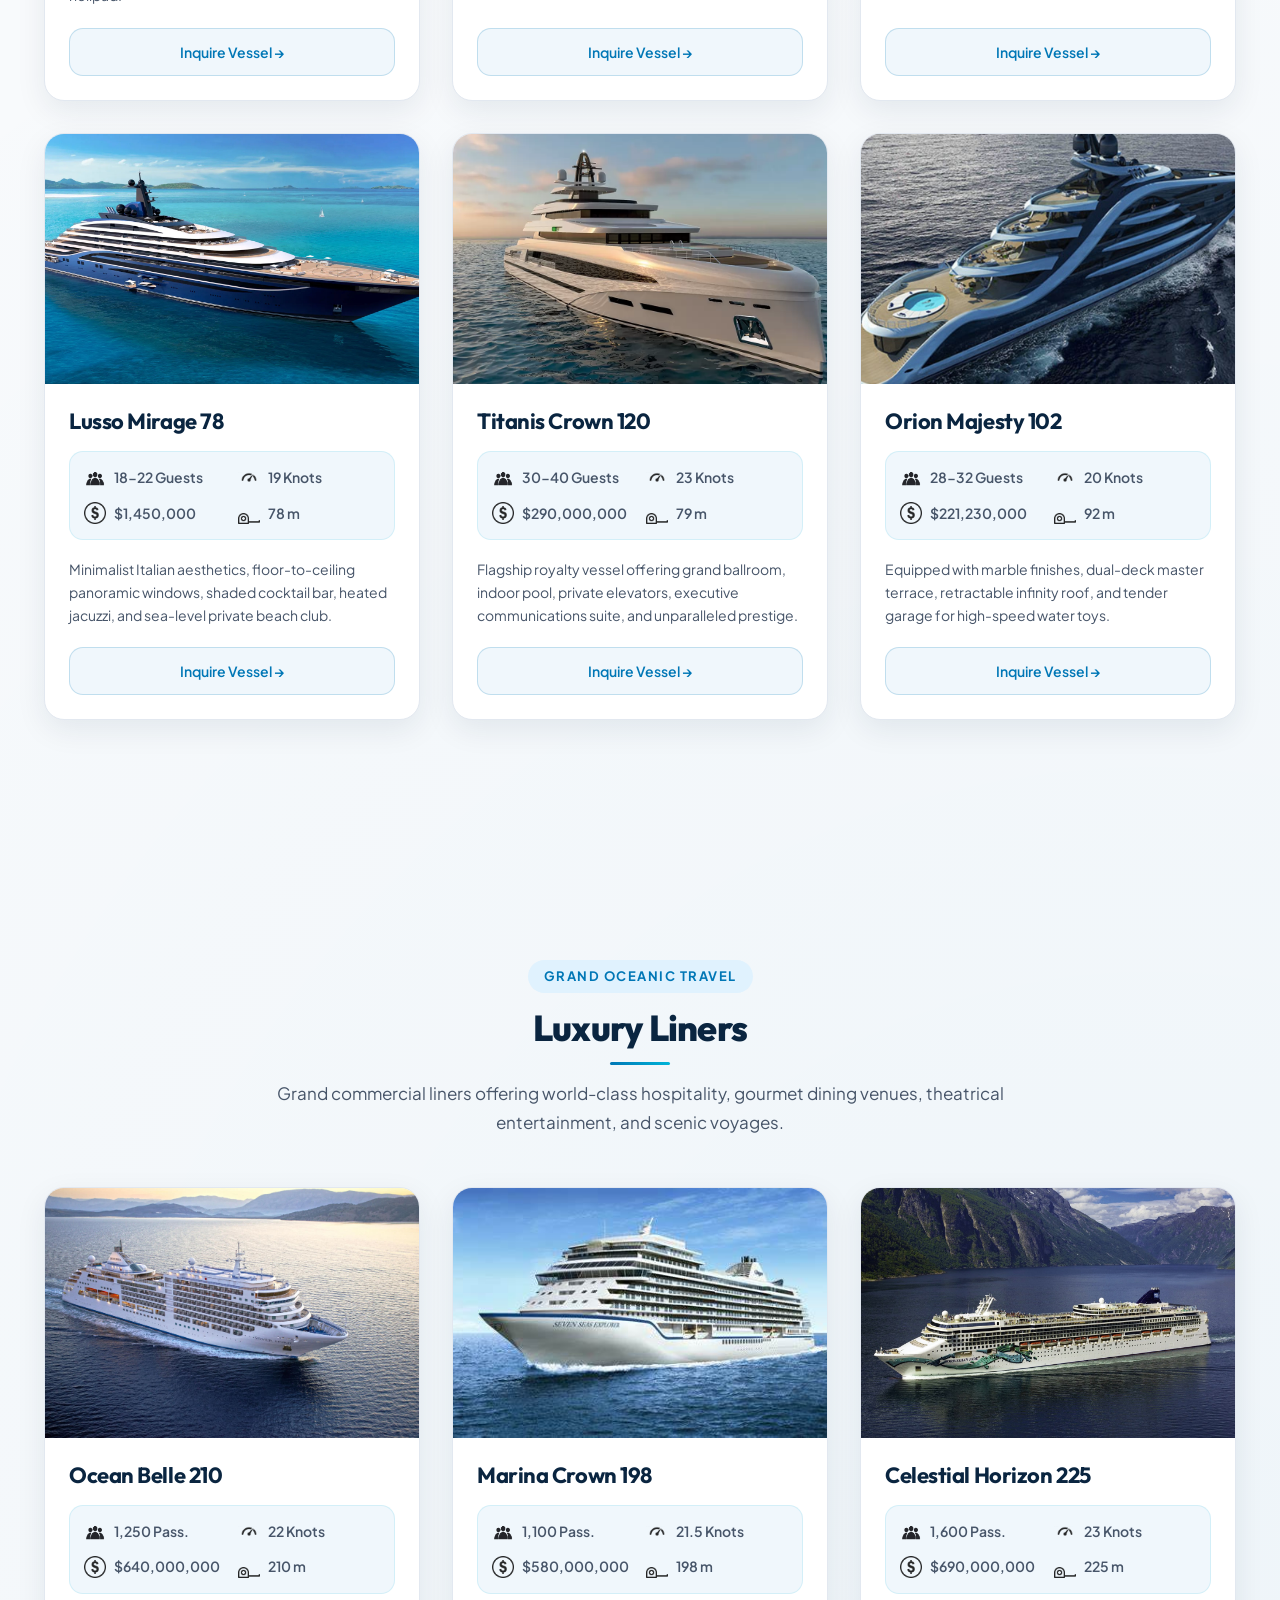
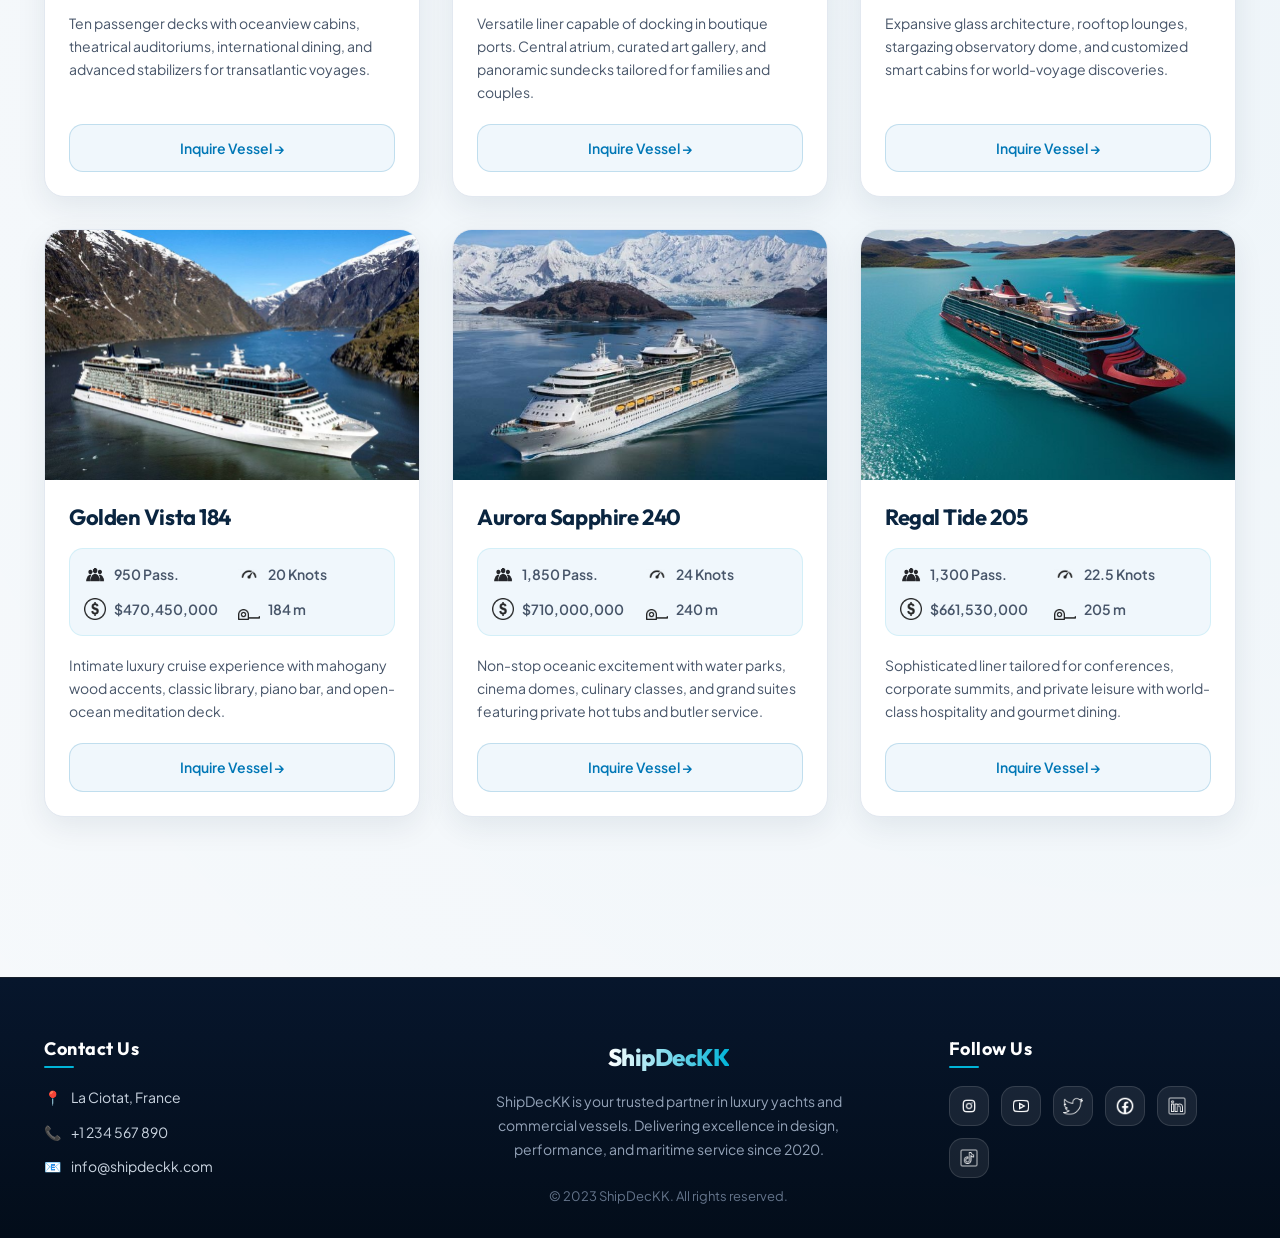
<file: gallery.html>
<!DOCTYPE html>
<html lang="en">
<head>
    <meta charset="UTF-8">
    <meta name="viewport" content="width=device-width, initial-scale=1.0">
    <title>Vessel Gallery - ShipDecKK Maritime Collection</title>
    <link rel="website icon" type="image/png" href="Refensi gambar AOL HCI/logo shipdeckk'.png">
    <link rel="stylesheet" href="styles.css">
    <style>
        .category-filter-bar {
            display: flex;
            justify-content: center;
            gap: 14px;
            margin: -30px auto 50px auto;
            position: relative;
            z-index: 10;
            flex-wrap: wrap;
            padding: 0 20px;
        }
        .filter-pill {
            padding: 12px 26px;
            background: #ffffff;
            color: var(--ocean-navy);
            font-weight: 700;
            font-size: 14px;
            border-radius: var(--radius-full);
            box-shadow: var(--shadow-card);
            border: 1px solid var(--border-light);
            display: inline-flex;
            align-items: center;
            gap: 8px;
            transition: all var(--transition-fast);
        }
        .filter-pill:hover, .filter-pill.active {
            background: linear-gradient(135deg, var(--ocean-navy), var(--ocean-blue));
            color: #ffffff;
            border-color: transparent;
            transform: translateY(-2px);
            box-shadow: var(--shadow-hover);
        }
    </style>
</head>
<body>
    <!-- Header -->
    <header class="header">
        <a href="index.html" class="logo-container">
            <img src="Refensi gambar AOL HCI/logo shipdeckk'.png" alt="Logo Shipdeckk" class="logo">
        </a>

        <button class="nav-toggle" aria-label="Toggle navigation">
            <span></span>
            <span></span>
            <span></span>
        </button>

        <nav class="navigation"> 
            <a href="index.html">Home</a>
            <a href="gallery.html" class="active">Gallery</a>
            <a href="service.html">Service</a>
            <a href="aboutus.html">About Us</a>
            <a href="subscription.html">Subscription</a>
        </nav>
    </header>

    <!-- Gallery Hero Banner -->
    <section class="Header_photo">
        <img src="Refensi gambar AOL HCI/4223_3ba0f.jpg" alt="Vessels sailing in crystal ocean">
        <div class="hero-overlay">
            <span class="hero-badge">⚓ Fleet Portfolio</span>
            <h1 class="hero-title">Find Your Dream Vessel</h1>
            <p class="hero-subtitle">Discover our world-renowned catalog spanning ultra-heavy cargo carriers, bespoke high-end yachts, and majestic luxury liners.</p>
        </div>
    </section>

    <!-- Category Filter Bar -->
    <div class="category-filter-bar">
        <a href="#cargo-ships" class="filter-pill">📦 Cargo Ships</a>
        <a href="#high-end-yachts" class="filter-pill">🛥️ High-End Yachts</a>
        <a href="#luxury-liners" class="filter-pill">🚢 Luxury Liners</a>
    </div>

    <!-- ==================== SECTION 1: CARGO SHIPS ==================== -->
    <section class="container section-spacing" id="cargo-ships">
        <div class="section-header">
            <span class="section-tag">Heavy Maritime Commerce</span>
            <h2 class="section-title">Cargo Ships</h2>
            <p class="section-desc">Intercontinental cargo workhorses built for maximum freight capacity, fuel economy, and enduring open-ocean reliability.</p>
        </div>

        <div class="CargoShip-grid">
            <!-- Cargo 1 -->
            <div class="soldyacht">
                <div class="card-image-wrap">
                    <img src="Refensi gambar AOL HCI/cargo ships 1.webp" alt="M.S. Titan V" class="yachts">
                </div>
                <div class="card-content">
                    <h3 class="yachtname">M.S. Titan V</h3>
                    <div class="infoyacht">
                        <div class="spec-item">
                            <img src="Refensi gambar AOL HCI/Logo orang.png" alt="Crew" class="iconpeople2">
                            <p>20-25 Crew</p>
                        </div>
                        <div class="spec-item">
                            <img src="Refensi gambar AOL HCI/speedometer-icon-illustration-png.webp" alt="Speed" class="iconspeed2">
                            <p>17 Knots</p>
                        </div>
                        <div class="spec-item">
                            <img src="Refensi gambar AOL HCI/664936_sign_512x512.png" alt="Price" class="icondollar2">
                            <p>$988,000</p>
                        </div>
                        <div class="spec-item">
                            <img src="Refensi gambar AOL HCI/meteran-1024.webp" alt="Length" class="iconmeter2">
                            <p>230 m</p>
                        </div>
                    </div>
                    <p>Modern cargo carrier designed for international oceans. Measuring 230m with 80,000 tons capacity, powered by a high-performance diesel engine with advanced satellite navigation.</p>
                    <a href="subscription.html" class="card-btn">Inquire Vessel →</a>
                </div>
            </div>

            <!-- Cargo 2 -->
            <div class="soldyacht">
                <div class="card-image-wrap">
                    <img src="Refensi gambar AOL HCI/cargo ships 2.jpeg" alt="S.S. Felix 500" class="yachts">
                </div>
                <div class="card-content">
                    <h3 class="yachtname">S.S. Felix 500</h3>
                    <div class="infoyacht">
                        <div class="spec-item">
                            <img src="Refensi gambar AOL HCI/Logo orang.png" alt="Crew" class="iconpeople2">
                            <p>20-24 Crew</p>
                        </div>
                        <div class="spec-item">
                            <img src="Refensi gambar AOL HCI/speedometer-icon-illustration-png.webp" alt="Speed" class="iconspeed2">
                            <p>18 Knots</p>
                        </div>
                        <div class="spec-item">
                            <img src="Refensi gambar AOL HCI/664936_sign_512x512.png" alt="Price" class="icondollar2">
                            <p>$999,000</p>
                        </div>
                        <div class="spec-item">
                            <img src="Refensi gambar AOL HCI/meteran-1024.webp" alt="Length" class="iconmeter2">
                            <p>210 m</p>
                        </div>
                    </div>
                    <p>Built for long-distance global trade routes. With 65,000 tons cargo capacity, automated engine telemetry, and low emission design for sustainable global shipping.</p>
                    <a href="subscription.html" class="card-btn">Inquire Vessel →</a>
                </div>
            </div>

            <!-- Cargo 3 -->
            <div class="soldyacht">
                <div class="card-image-wrap">
                    <img src="Refensi gambar AOL HCI/cargo ships 3.jpeg" alt="XY Titanic" class="yachts">
                </div>
                <div class="card-content">
                    <h3 class="yachtname">XY Titanic</h3>
                    <div class="infoyacht">
                        <div class="spec-item">
                            <img src="Refensi gambar AOL HCI/Logo orang.png" alt="Crew" class="iconpeople2">
                            <p>25-30 Crew</p>
                        </div>
                        <div class="spec-item">
                            <img src="Refensi gambar AOL HCI/speedometer-icon-illustration-png.webp" alt="Speed" class="iconspeed2">
                            <p>19 Knots</p>
                        </div>
                        <div class="spec-item">
                            <img src="Refensi gambar AOL HCI/664936_sign_512x512.png" alt="Price" class="icondollar2">
                            <p>$1,568,000</p>
                        </div>
                        <div class="spec-item">
                            <img src="Refensi gambar AOL HCI/meteran-1024.webp" alt="Length" class="iconmeter2">
                            <p>250 m</p>
                        </div>
                    </div>
                    <p>Heavy-duty freight vessel measuring 250m in length with 90,000 tons capacity. Reinforced hull structures engineered for harsh ocean weather conditions and long voyages.</p>
                    <a href="subscription.html" class="card-btn">Inquire Vessel →</a>
                </div>
            </div>

            <!-- Cargo 4 -->
            <div class="soldyacht">
                <div class="card-image-wrap">
                    <img src="Refensi gambar AOL HCI/cargo ships 4.webp" alt="Sea Monster 7600" class="yachts">
                </div>
                <div class="card-content">
                    <h3 class="yachtname">Sea Monster 7600</h3>
                    <div class="infoyacht">
                        <div class="spec-item">
                            <img src="Refensi gambar AOL HCI/Logo orang.png" alt="Crew" class="iconpeople2">
                            <p>30-32 Crew</p>
                        </div>
                        <div class="spec-item">
                            <img src="Refensi gambar AOL HCI/speedometer-icon-illustration-png.webp" alt="Speed" class="iconspeed2">
                            <p>19 Knots</p>
                        </div>
                        <div class="spec-item">
                            <img src="Refensi gambar AOL HCI/664936_sign_512x512.png" alt="Price" class="icondollar2">
                            <p>$1,968,000</p>
                        </div>
                        <div class="spec-item">
                            <img src="Refensi gambar AOL HCI/meteran-1024.webp" alt="Length" class="iconmeter2">
                            <p>270 m</p>
                        </div>
                    </div>
                    <p>Next-generation freight vessel at 270m length with 100,000 tons capacity. Equipped with dual-fuel hybrid propulsion and smart AI navigation aids.</p>
                    <a href="subscription.html" class="card-btn">Inquire Vessel →</a>
                </div>
            </div>

            <!-- Cargo 5 -->
            <div class="soldyacht">
                <div class="card-image-wrap">
                    <img src="Refensi gambar AOL HCI/cargo ships 5.jpeg" alt="KF E45 Max" class="yachts">
                </div>
                <div class="card-content">
                    <h3 class="yachtname">KF E45 Max</h3>
                    <div class="infoyacht">
                        <div class="spec-item">
                            <img src="Refensi gambar AOL HCI/Logo orang.png" alt="Crew" class="iconpeople2">
                            <p>19-22 Crew</p>
                        </div>
                        <div class="spec-item">
                            <img src="Refensi gambar AOL HCI/speedometer-icon-illustration-png.webp" alt="Speed" class="iconspeed2">
                            <p>19.65 Knots</p>
                        </div>
                        <div class="spec-item">
                            <img src="Refensi gambar AOL HCI/664936_sign_512x512.png" alt="Price" class="icondollar2">
                            <p>$976,000</p>
                        </div>
                        <div class="spec-item">
                            <img src="Refensi gambar AOL HCI/meteran-1024.webp" alt="Length" class="iconmeter2">
                            <p>200 m</p>
                        </div>
                    </div>
                    <p>Built for speed and agile freight logistics. 60,000 tons capacity with composite hull enhancements delivering faster port turnaround times.</p>
                    <a href="subscription.html" class="card-btn">Inquire Vessel →</a>
                </div>
            </div>

            <!-- Cargo 6 -->
            <div class="soldyacht">
                <div class="card-image-wrap">
                    <img src="Refensi gambar AOL HCI/kargo ship 6.jpg" alt="EverGreen Ace" class="yachts">
                </div>
                <div class="card-content">
                    <h3 class="yachtname">EverGreen Ace</h3>
                    <div class="infoyacht">
                        <div class="spec-item">
                            <img src="Refensi gambar AOL HCI/Logo orang.png" alt="Crew" class="iconpeople2">
                            <p>19-23 Crew</p>
                        </div>
                        <div class="spec-item">
                            <img src="Refensi gambar AOL HCI/speedometer-icon-illustration-png.webp" alt="Speed" class="iconspeed2">
                            <p>16 Knots</p>
                        </div>
                        <div class="spec-item">
                            <img src="Refensi gambar AOL HCI/664936_sign_512x512.png" alt="Price" class="icondollar2">
                            <p>$1,110,000</p>
                        </div>
                        <div class="spec-item">
                            <img src="Refensi gambar AOL HCI/meteran-1024.webp" alt="Length" class="iconmeter2">
                            <p>232 m</p>
                        </div>
                    </div>
                    <p>State-of-the-art container vessel delivering optimal freight protection and efficient maritime transport across premier international corridors.</p>
                    <a href="subscription.html" class="card-btn">Inquire Vessel →</a>
                </div>
            </div>
        </div>
    </section>

    <!-- ==================== SECTION 2: HIGH-END YACHTS ==================== -->
    <section class="container section-spacing" id="high-end-yachts">
        <div class="section-header">
            <span class="section-tag">Pure Opulence</span>
            <h2 class="section-title">High-End Yachts</h2>
            <p class="section-desc">Bespoke luxury superyachts crafted with private cinemas, helipads, spas, and opulent personalized architecture.</p>
        </div>

        <div class="CargoShip-grid">
            <!-- Yacht 1 -->
            <div class="soldyacht">
                <div class="card-image-wrap">
                    <img src="Refensi gambar AOL HCI/HIgh end yachts.jpeg" alt="Aquilla Serenity 110" class="yachts">
                </div>
                <div class="card-content">
                    <h3 class="yachtname">Aquilla Serenity 110</h3>
                    <div class="infoyacht">
                        <div class="spec-item">
                            <img src="Refensi gambar AOL HCI/Logo orang.png" alt="Guests" class="iconpeople2">
                            <p>30-36 Guests</p>
                        </div>
                        <div class="spec-item">
                            <img src="Refensi gambar AOL HCI/speedometer-icon-illustration-png.webp" alt="Speed" class="iconspeed2">
                            <p>21 Knots</p>
                        </div>
                        <div class="spec-item">
                            <img src="Refensi gambar AOL HCI/664936_sign_512x512.png" alt="Price" class="icondollar2">
                            <p>$240,000,000</p>
                        </div>
                        <div class="spec-item">
                            <img src="Refensi gambar AOL HCI/meteran-1024.webp" alt="Length" class="iconmeter2">
                            <p>99 m</p>
                        </div>
                    </div>
                    <p>A cutting-edge 99m superyacht featuring wellness spa, private cinema, infinity-edge pool, sky lounge with 360° ocean views, and integrated helipad.</p>
                    <a href="subscription.html" class="card-btn">Inquire Vessel →</a>
                </div>
            </div>

            <!-- Yacht 2 -->
            <div class="soldyacht">
                <div class="card-image-wrap">
                    <img src="Refensi gambar AOL HCI/High end yachts.jpg" alt="Oceanis Vela 88" class="yachts">
                </div>
                <div class="card-content">
                    <h3 class="yachtname">Oceanis Vela 88</h3>
                    <div class="infoyacht">
                        <div class="spec-item">
                            <img src="Refensi gambar AOL HCI/Logo orang.png" alt="Guests" class="iconpeople2">
                            <p>20-26 Guests</p>
                        </div>
                        <div class="spec-item">
                            <img src="Refensi gambar AOL HCI/speedometer-icon-illustration-png.webp" alt="Speed" class="iconspeed2">
                            <p>18 Knots</p>
                        </div>
                        <div class="spec-item">
                            <img src="Refensi gambar AOL HCI/664936_sign_512x512.png" alt="Price" class="icondollar2">
                            <p>$170,000,000</p>
                        </div>
                        <div class="spec-item">
                            <img src="Refensi gambar AOL HCI/meteran-1024.webp" alt="Length" class="iconmeter2">
                            <p>88 m</p>
                        </div>
                    </div>
                    <p>Harmonizes adventure with luxury: panoramic dining, custom wine cellar, sundeck hot tub with retractable sunroof, and ultra-quiet stabilization.</p>
                    <a href="subscription.html" class="card-btn">Inquire Vessel →</a>
                </div>
            </div>

            <!-- Yacht 3 -->
            <div class="soldyacht">
                <div class="card-image-wrap">
                    <img src="Refensi gambar AOL HCI/High end yachts 2.jpeg" alt="Celestia Nova 95" class="yachts">
                </div>
                <div class="card-content">
                    <h3 class="yachtname">Celestia Nova 95</h3>
                    <div class="infoyacht">
                        <div class="spec-item">
                            <img src="Refensi gambar AOL HCI/Logo orang.png" alt="Guests" class="iconpeople2">
                            <p>25-30 Guests</p>
                        </div>
                        <div class="spec-item">
                            <img src="Refensi gambar AOL HCI/speedometer-icon-illustration-png.webp" alt="Speed" class="iconspeed2">
                            <p>20 Knots</p>
                        </div>
                        <div class="spec-item">
                            <img src="Refensi gambar AOL HCI/664936_sign_512x512.png" alt="Price" class="icondollar2">
                            <p>$200,000,000</p>
                        </div>
                        <div class="spec-item">
                            <img src="Refensi gambar AOL HCI/meteran-1024.webp" alt="Length" class="iconmeter2">
                            <p>95 m</p>
                        </div>
                    </div>
                    <p>A floating palace featuring a two-level atrium lounge, glass-ceiling dining hall, art gallery, fitness suite, and open-air aft cinema.</p>
                    <a href="subscription.html" class="card-btn">Inquire Vessel →</a>
                </div>
            </div>

            <!-- Yacht 4 -->
            <div class="soldyacht">
                <div class="card-image-wrap">
                    <img src="Refensi gambar AOL HCI/high end yahcts 4.jpg" alt="Lusso Mirage 78" class="yachts">
                </div>
                <div class="card-content">
                    <h3 class="yachtname">Lusso Mirage 78</h3>
                    <div class="infoyacht">
                        <div class="spec-item">
                            <img src="Refensi gambar AOL HCI/Logo orang.png" alt="Guests" class="iconpeople2">
                            <p>18-22 Guests</p>
                        </div>
                        <div class="spec-item">
                            <img src="Refensi gambar AOL HCI/speedometer-icon-illustration-png.webp" alt="Speed" class="iconspeed2">
                            <p>19 Knots</p>
                        </div>
                        <div class="spec-item">
                            <img src="Refensi gambar AOL HCI/664936_sign_512x512.png" alt="Price" class="icondollar2">
                            <p>$1,450,000</p>
                        </div>
                        <div class="spec-item">
                            <img src="Refensi gambar AOL HCI/meteran-1024.webp" alt="Length" class="iconmeter2">
                            <p>78 m</p>
                        </div>
                    </div>
                    <p>Minimalist Italian aesthetics, floor-to-ceiling panoramic windows, shaded cocktail bar, heated jacuzzi, and sea-level private beach club.</p>
                    <a href="subscription.html" class="card-btn">Inquire Vessel →</a>
                </div>
            </div>

            <!-- Yacht 5 -->
            <div class="soldyacht">
                <div class="card-image-wrap">
                    <img src="Refensi gambar AOL HCI/high end yachts 5.webp" alt="Titanis Crown 120" class="yachts">
                </div>
                <div class="card-content">
                    <h3 class="yachtname">Titanis Crown 120</h3>
                    <div class="infoyacht">
                        <div class="spec-item">
                            <img src="Refensi gambar AOL HCI/Logo orang.png" alt="Guests" class="iconpeople2">
                            <p>30-40 Guests</p>
                        </div>
                        <div class="spec-item">
                            <img src="Refensi gambar AOL HCI/speedometer-icon-illustration-png.webp" alt="Speed" class="iconspeed2">
                            <p>23 Knots</p>
                        </div>
                        <div class="spec-item">
                            <img src="Refensi gambar AOL HCI/664936_sign_512x512.png" alt="Price" class="icondollar2">
                            <p>$290,000,000</p>
                        </div>
                        <div class="spec-item">
                            <img src="Refensi gambar AOL HCI/meteran-1024.webp" alt="Length" class="iconmeter2">
                            <p>79 m</p>
                        </div>
                    </div>
                    <p>Flagship royalty vessel offering grand ballroom, indoor pool, private elevators, executive communications suite, and unparalleled prestige.</p>
                    <a href="subscription.html" class="card-btn">Inquire Vessel →</a>
                </div>
            </div>

            <!-- Yacht 6 -->
            <div class="soldyacht">
                <div class="card-image-wrap">
                    <img src="Refensi gambar AOL HCI/high end yachts 6.jpg" alt="Orion Majesty 102" class="yachts">
                </div>
                <div class="card-content">
                    <h3 class="yachtname">Orion Majesty 102</h3>
                    <div class="infoyacht">
                        <div class="spec-item">
                            <img src="Refensi gambar AOL HCI/Logo orang.png" alt="Guests" class="iconpeople2">
                            <p>28-32 Guests</p>
                        </div>
                        <div class="spec-item">
                            <img src="Refensi gambar AOL HCI/speedometer-icon-illustration-png.webp" alt="Speed" class="iconspeed2">
                            <p>20 Knots</p>
                        </div>
                        <div class="spec-item">
                            <img src="Refensi gambar AOL HCI/664936_sign_512x512.png" alt="Price" class="icondollar2">
                            <p>$221,230,000</p>
                        </div>
                        <div class="spec-item">
                            <img src="Refensi gambar AOL HCI/meteran-1024.webp" alt="Length" class="iconmeter2">
                            <p>92 m</p>
                        </div>
                    </div>
                    <p>Equipped with marble finishes, dual-deck master terrace, retractable infinity roof, and tender garage for high-speed water toys.</p>
                    <a href="subscription.html" class="card-btn">Inquire Vessel →</a>
                </div>
            </div>
        </div>
    </section>

    <!-- ==================== SECTION 3: LUXURY LINERS ==================== -->
    <section class="container section-spacing" id="luxury-liners">
        <div class="section-header">
            <span class="section-tag">Grand Oceanic Travel</span>
            <h2 class="section-title">Luxury Liners</h2>
            <p class="section-desc">Grand commercial liners offering world-class hospitality, gourmet dining venues, theatrical entertainment, and scenic voyages.</p>
        </div>

        <div class="CargoShip-grid">
            <!-- Liner 1 -->
            <div class="soldyacht">
                <div class="card-image-wrap">
                    <img src="Refensi gambar AOL HCI/lux lin 1.jpg" alt="Ocean Belle 210" class="yachts">
                </div>
                <div class="card-content">
                    <h3 class="yachtname">Ocean Belle 210</h3>
                    <div class="infoyacht">
                        <div class="spec-item">
                            <img src="Refensi gambar AOL HCI/Logo orang.png" alt="Passengers" class="iconpeople2">
                            <p>1,250 Pass.</p>
                        </div>
                        <div class="spec-item">
                            <img src="Refensi gambar AOL HCI/speedometer-icon-illustration-png.webp" alt="Speed" class="iconspeed2">
                            <p>22 Knots</p>
                        </div>
                        <div class="spec-item">
                            <img src="Refensi gambar AOL HCI/664936_sign_512x512.png" alt="Price" class="icondollar2">
                            <p>$640,000,000</p>
                        </div>
                        <div class="spec-item">
                            <img src="Refensi gambar AOL HCI/meteran-1024.webp" alt="Length" class="iconmeter2">
                            <p>210 m</p>
                        </div>
                    </div>
                    <p>Ten passenger decks with oceanview cabins, theatrical auditoriums, international dining, and advanced stabilizers for transatlantic voyages.</p>
                    <a href="subscription.html" class="card-btn">Inquire Vessel →</a>
                </div>
            </div>

            <!-- Liner 2 -->
            <div class="soldyacht">
                <div class="card-image-wrap">
                    <img src="Refensi gambar AOL HCI/lux lin 2.jpeg" alt="Marina Crown 198" class="yachts">
                </div>
                <div class="card-content">
                    <h3 class="yachtname">Marina Crown 198</h3>
                    <div class="infoyacht">
                        <div class="spec-item">
                            <img src="Refensi gambar AOL HCI/Logo orang.png" alt="Passengers" class="iconpeople2">
                            <p>1,100 Pass.</p>
                        </div>
                        <div class="spec-item">
                            <img src="Refensi gambar AOL HCI/speedometer-icon-illustration-png.webp" alt="Speed" class="iconspeed2">
                            <p>21.5 Knots</p>
                        </div>
                        <div class="spec-item">
                            <img src="Refensi gambar AOL HCI/664936_sign_512x512.png" alt="Price" class="icondollar2">
                            <p>$580,000,000</p>
                        </div>
                        <div class="spec-item">
                            <img src="Refensi gambar AOL HCI/meteran-1024.webp" alt="Length" class="iconmeter2">
                            <p>198 m</p>
                        </div>
                    </div>
                    <p>Versatile liner capable of docking in boutique ports. Central atrium, curated art gallery, and panoramic sundecks tailored for families and couples.</p>
                    <a href="subscription.html" class="card-btn">Inquire Vessel →</a>
                </div>
            </div>

            <!-- Liner 3 -->
            <div class="soldyacht">
                <div class="card-image-wrap">
                    <img src="Refensi gambar AOL HCI/lux lin 3.jpg" alt="Celestial Horizon 225" class="yachts">
                </div>
                <div class="card-content">
                    <h3 class="yachtname">Celestial Horizon 225</h3>
                    <div class="infoyacht">
                        <div class="spec-item">
                            <img src="Refensi gambar AOL HCI/Logo orang.png" alt="Passengers" class="iconpeople2">
                            <p>1,600 Pass.</p>
                        </div>
                        <div class="spec-item">
                            <img src="Refensi gambar AOL HCI/speedometer-icon-illustration-png.webp" alt="Speed" class="iconspeed2">
                            <p>23 Knots</p>
                        </div>
                        <div class="spec-item">
                            <img src="Refensi gambar AOL HCI/664936_sign_512x512.png" alt="Price" class="icondollar2">
                            <p>$690,000,000</p>
                        </div>
                        <div class="spec-item">
                            <img src="Refensi gambar AOL HCI/meteran-1024.webp" alt="Length" class="iconmeter2">
                            <p>225 m</p>
                        </div>
                    </div>
                    <p>Expansive glass architecture, rooftop lounges, stargazing observatory dome, and customized smart cabins for world-voyage discoveries.</p>
                    <a href="subscription.html" class="card-btn">Inquire Vessel →</a>
                </div>
            </div>

            <!-- Liner 4 -->
            <div class="soldyacht">
                <div class="card-image-wrap">
                    <img src="Refensi gambar AOL HCI/lux lin 4.jpg" alt="Golden Vista 184" class="yachts">
                </div>
                <div class="card-content">
                    <h3 class="yachtname">Golden Vista 184</h3>
                    <div class="infoyacht">
                        <div class="spec-item">
                            <img src="Refensi gambar AOL HCI/Logo orang.png" alt="Passengers" class="iconpeople2">
                            <p>950 Pass.</p>
                        </div>
                        <div class="spec-item">
                            <img src="Refensi gambar AOL HCI/speedometer-icon-illustration-png.webp" alt="Speed" class="iconspeed2">
                            <p>20 Knots</p>
                        </div>
                        <div class="spec-item">
                            <img src="Refensi gambar AOL HCI/664936_sign_512x512.png" alt="Price" class="icondollar2">
                            <p>$470,450,000</p>
                        </div>
                        <div class="spec-item">
                            <img src="Refensi gambar AOL HCI/meteran-1024.webp" alt="Length" class="iconmeter2">
                            <p>184 m</p>
                        </div>
                    </div>
                    <p>Intimate luxury cruise experience with mahogany wood accents, classic library, piano bar, and open-ocean meditation deck.</p>
                    <a href="subscription.html" class="card-btn">Inquire Vessel →</a>
                </div>
            </div>

            <!-- Liner 5 -->
            <div class="soldyacht">
                <div class="card-image-wrap">
                    <img src="Refensi gambar AOL HCI/lux lin 5.jpeg" alt="Aurora Sapphire 240" class="yachts">
                </div>
                <div class="card-content">
                    <h3 class="yachtname">Aurora Sapphire 240</h3>
                    <div class="infoyacht">
                        <div class="spec-item">
                            <img src="Refensi gambar AOL HCI/Logo orang.png" alt="Passengers" class="iconpeople2">
                            <p>1,850 Pass.</p>
                        </div>
                        <div class="spec-item">
                            <img src="Refensi gambar AOL HCI/speedometer-icon-illustration-png.webp" alt="Speed" class="iconspeed2">
                            <p>24 Knots</p>
                        </div>
                        <div class="spec-item">
                            <img src="Refensi gambar AOL HCI/664936_sign_512x512.png" alt="Price" class="icondollar2">
                            <p>$710,000,000</p>
                        </div>
                        <div class="spec-item">
                            <img src="Refensi gambar AOL HCI/meteran-1024.webp" alt="Length" class="iconmeter2">
                            <p>240 m</p>
                        </div>
                    </div>
                    <p>Non-stop oceanic excitement with water parks, cinema domes, culinary classes, and grand suites featuring private hot tubs and butler service.</p>
                    <a href="subscription.html" class="card-btn">Inquire Vessel →</a>
                </div>
            </div>

            <!-- Liner 6 -->
            <div class="soldyacht">
                <div class="card-image-wrap">
                    <img src="Refensi gambar AOL HCI/lux lin 6.jpg" alt="Regal Tide 205" class="yachts">
                </div>
                <div class="card-content">
                    <h3 class="yachtname">Regal Tide 205</h3>
                    <div class="infoyacht">
                        <div class="spec-item">
                            <img src="Refensi gambar AOL HCI/Logo orang.png" alt="Passengers" class="iconpeople2">
                            <p>1,300 Pass.</p>
                        </div>
                        <div class="spec-item">
                            <img src="Refensi gambar AOL HCI/speedometer-icon-illustration-png.webp" alt="Speed" class="iconspeed2">
                            <p>22.5 Knots</p>
                        </div>
                        <div class="spec-item">
                            <img src="Refensi gambar AOL HCI/664936_sign_512x512.png" alt="Price" class="icondollar2">
                            <p>$661,530,000</p>
                        </div>
                        <div class="spec-item">
                            <img src="Refensi gambar AOL HCI/meteran-1024.webp" alt="Length" class="iconmeter2">
                            <p>205 m</p>
                        </div>
                    </div>
                    <p>Sophisticated liner tailored for conferences, corporate summits, and private leisure with world-class hospitality and gourmet dining.</p>
                    <a href="subscription.html" class="card-btn">Inquire Vessel →</a>
                </div>
            </div>
        </div>
    </section>

    <!-- Footer -->
    <footer class="footer">
        <div class="footer-left">
            <div class="contact_us">
                <h3>Contact Us</h3>
                <p>📍 
                    <a href="https://www.google.com/maps/place/La Ciotat, France" target="_blank" rel="noopener noreferrer">
                        La Ciotat, France
                    </a>
                </p>
                <p>📞 
                    <a href="tel:+1234567890">
                        +1 234 567 890
                    </a>
                </p>
                <p>📧 
                    <a href="mailto:info@shipdeckk.com">
                        info@shipdeckk.com
                    </a>
                </p>
            </div>

            <div class="closing">
                <div class="footer-brand">ShipDecKK</div>
                <p>ShipDecKK is your trusted partner in luxury yachts and commercial vessels. Delivering excellence in design, performance, and maritime service since 2020.</p>
                <p class="copyright">© 2023 ShipDecKK. All rights reserved.</p>
            </div>

            <div class="follow_us">
                <h3>Follow Us</h3>
                <div class="iconsosmed">
                    <a href="https://www.instagram.com/" target="_blank" rel="noopener noreferrer" aria-label="Instagram">
                        <img src="Refensi gambar AOL HCI/icons8-instagram-48.png" alt="Instagram" class="igicon">
                    </a>
                    <a href="https://www.youtube.com/" target="_blank" rel="noopener noreferrer" aria-label="YouTube">
                        <img src="Refensi gambar AOL HCI/icons8-youtube-32.png" alt="YouTube" class="yticon">
                    </a>
                    <a href="https://www.twitter.com/" target="_blank" rel="noopener noreferrer" aria-label="Twitter">
                        <img src="Refensi gambar AOL HCI/icons8-twitter-bird-50.png" alt="Twitter" class="twiticon">
                    </a>
                    <a href="https://www.facebook.com/" target="_blank" rel="noopener noreferrer" aria-label="Facebook">
                        <img src="Refensi gambar AOL HCI/icons8-facebook-48.png" alt="Facebook" class="fbicon">
                    </a>
                    <a href="https://www.linkedin.com/" target="_blank" rel="noopener noreferrer" aria-label="LinkedIn">
                        <img src="Refensi gambar AOL HCI/icons8-linked-in-50.png" alt="LinkedIn" class="liicon">
                    </a>
                    <a href="https://www.tiktok.com/" target="_blank" rel="noopener noreferrer" aria-label="TikTok">
                        <img src="Refensi gambar AOL HCI/icons8-tiktok-50.png" alt="TikTok" class="tticon">
                    </a>
                </div>
            </div>
        </div>
    </footer>

    <!-- Scripts -->
    <script src="java.js"></script>
</body>
</html>
</file>
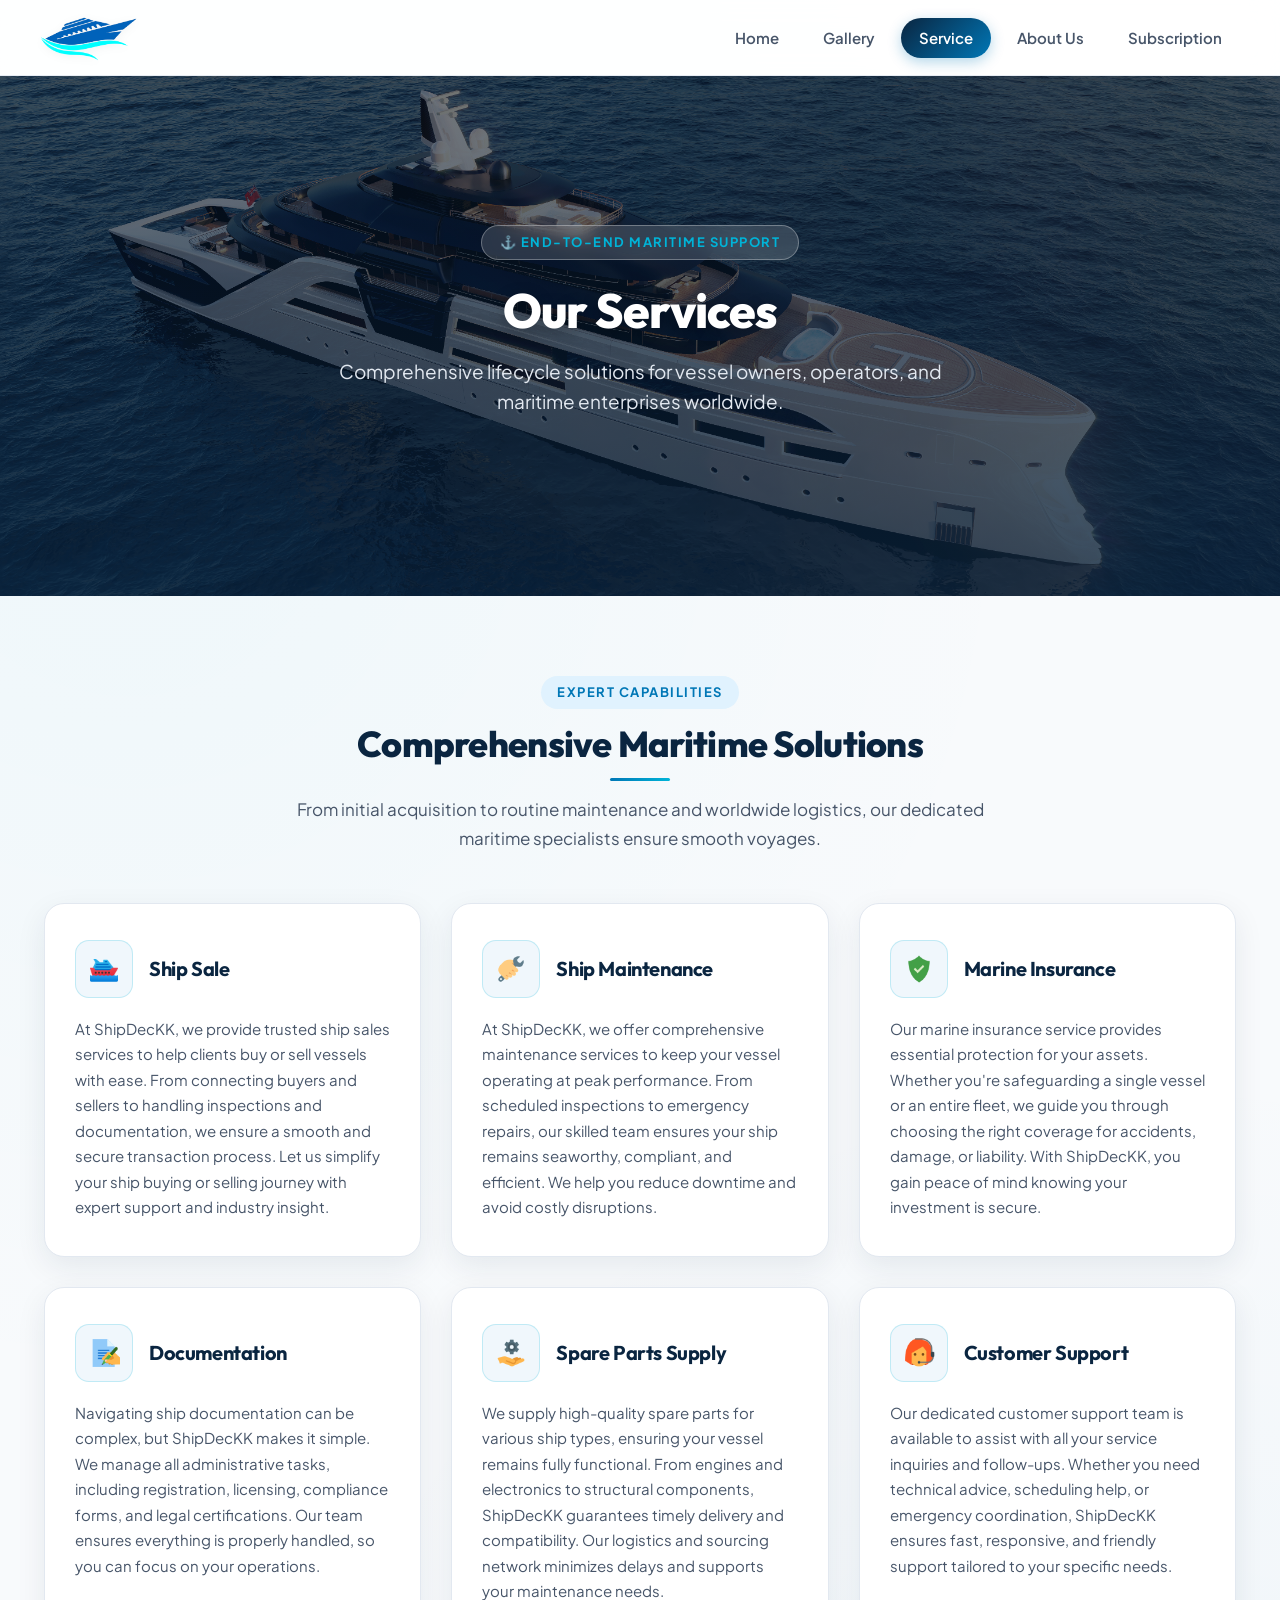
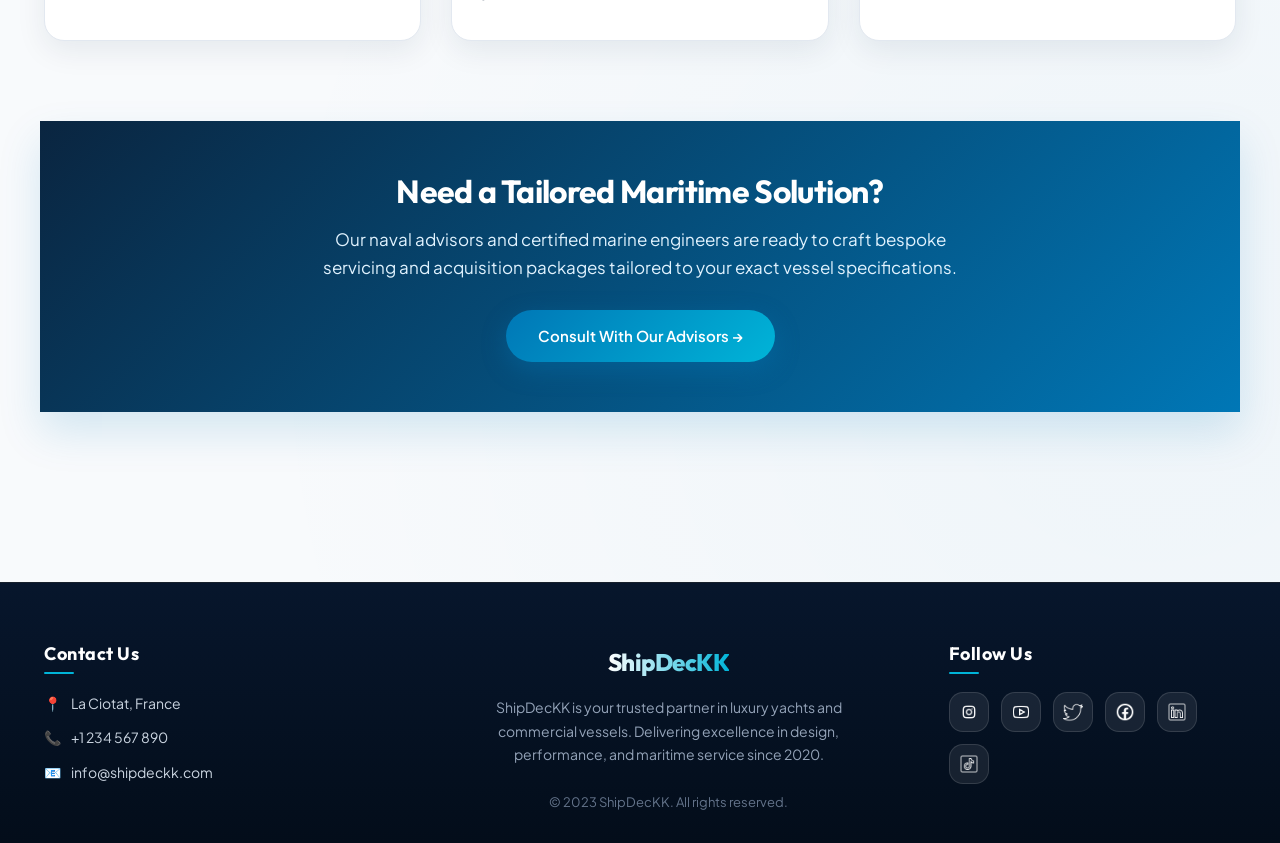
<file: service.html>
<!DOCTYPE html>
<html lang="en">
<head>
    <meta charset="UTF-8">
    <meta name="viewport" content="width=device-width, initial-scale=1.0">
    <title>Services - ShipDecKK Maritime Solutions</title>
    <link rel="website icon" type="image/png" href="Refensi gambar AOL HCI/logo shipdeckk'.png">
    <link rel="stylesheet" href="styles.css">
    <style>
        .service-cta-banner {
            background: linear-gradient(135deg, var(--ocean-navy), var(--ocean-blue));
            border-radius: var(--radius-xl);
            padding: 50px 40px;
            color: #ffffff;
            text-align: center;
            max-width: 1200px;
            margin: 40px auto 90px auto;
            box-shadow: var(--shadow-hover);
            position: relative;
            overflow: hidden;
        }
        .service-cta-banner h3 {
            color: #ffffff;
            font-size: 32px;
            margin-bottom: 14px;
        }
        .service-cta-banner p {
            color: #e0f2fe;
            font-size: 17px;
            max-width: 650px;
            margin: 0 auto 28px auto;
            line-height: 1.7;
        }
    </style>
</head>
<body>
    <!-- Header -->
    <header class="header">
        <a href="index.html" class="logo-container">
            <img src="Refensi gambar AOL HCI/logo shipdeckk'.png" alt="Logo Shipdeckk" class="logo">
        </a>

        <button class="nav-toggle" aria-label="Toggle navigation">
            <span></span>
            <span></span>
            <span></span>
        </button>

        <nav class="navigation"> 
            <a href="index.html">Home</a>
            <a href="gallery.html">Gallery</a>
            <a href="service.html" class="active">Service</a>
            <a href="aboutus.html">About Us</a>
            <a href="subscription.html">Subscription</a>
        </nav>
    </header>

    <!-- Service Hero -->
    <section class="Header_photo">
        <img src="Refensi gambar AOL HCI/4223_3ba0f.jpg" alt="Vessels serviced at harbor">
        <div class="hero-overlay">
            <span class="hero-badge">⚓ End-to-End Maritime Support</span>
            <h1 class="hero-title">Our Services</h1>
            <p class="hero-subtitle">Comprehensive lifecycle solutions for vessel owners, operators, and maritime enterprises worldwide.</p>
        </div>
    </section>

    <!-- Services Section -->
    <section class="container section-spacing">
        <div class="section-header">
            <span class="section-tag">Expert Capabilities</span>
            <h2 class="section-title">Comprehensive Maritime Solutions</h2>
            <p class="section-desc">From initial acquisition to routine maintenance and worldwide logistics, our dedicated maritime specialists ensure smooth voyages.</p>
        </div>

        <div class="service-grid">
            <!-- Service 1 -->
            <div class="service">
                <div class="servicelogo">
                    <img src="Refensi gambar AOL HCI/icons8-cruise-ship-48.png" alt="Ship Sale" class="logoservice">
                    <h3 class="fontservice">Ship Sale</h3>
                </div>
                <p class="textservice">
                    At ShipDecKK, we provide trusted ship sales services to help clients buy or sell vessels with ease. From connecting buyers and sellers to handling inspections and documentation, we ensure a smooth and secure transaction process. Let us simplify your ship buying or selling journey with expert support and industry insight.
                </p>
            </div>

            <!-- Service 2 -->
            <div class="service">
                <div class="servicelogo">
                    <img src="Refensi gambar AOL HCI/icons8-maintenance-50 (1).png" alt="Ship Maintenance" class="logoservice">
                    <h3 class="fontservice">Ship Maintenance</h3>
                </div>
                <p class="textservice">
                    At ShipDecKK, we offer comprehensive maintenance services to keep your vessel operating at peak performance. From scheduled inspections to emergency repairs, our skilled team ensures your ship remains seaworthy, compliant, and efficient. We help you reduce downtime and avoid costly disruptions.
                </p>
            </div>

            <!-- Service 3 -->
            <div class="service">
                <div class="servicelogo">
                    <img src="Refensi gambar AOL HCI/icons8-insurance-50.png" alt="Marine Insurance" class="logoservice">
                    <h3 class="fontservice">Marine Insurance</h3>
                </div>
                <p class="textservice">
                    Our marine insurance service provides essential protection for your assets. Whether you're safeguarding a single vessel or an entire fleet, we guide you through choosing the right coverage for accidents, damage, or liability. With ShipDecKK, you gain peace of mind knowing your investment is secure.
                </p>
            </div>

            <!-- Service 4 -->
            <div class="service">
                <div class="servicelogo">
                    <img src="Refensi gambar AOL HCI/icons8-signing-a-document-50.png" alt="Documentation" class="logoservice">
                    <h3 class="fontservice">Documentation</h3>
                </div>
                <p class="textservice">
                    Navigating ship documentation can be complex, but ShipDecKK makes it simple. We manage all administrative tasks, including registration, licensing, compliance forms, and legal certifications. Our team ensures everything is properly handled, so you can focus on your operations.
                </p>
            </div>

            <!-- Service 5 -->
            <div class="service">
                <div class="servicelogo">
                    <img src="Refensi gambar AOL HCI/icons8-maintenance-50.png" alt="Spare Parts Supply" class="logoservice">
                    <h3 class="fontservice">Spare Parts Supply</h3>
                </div>
                <p class="textservice">
                    We supply high-quality spare parts for various ship types, ensuring your vessel remains fully functional. From engines and electronics to structural components, ShipDecKK guarantees timely delivery and compatibility. Our logistics and sourcing network minimizes delays and supports your maintenance needs.
                </p>
            </div>

            <!-- Service 6 -->
            <div class="service">
                <div class="servicelogo">
                    <img src="Refensi gambar AOL HCI/icons8-technical-support-50.png" alt="Customer Support" class="logoservice">
                    <h3 class="fontservice">Customer Support</h3>
                </div>
                <p class="textservice">
                    Our dedicated customer support team is available to assist with all your service inquiries and follow-ups. Whether you need technical advice, scheduling help, or emergency coordination, ShipDecKK ensures fast, responsive, and friendly support tailored to your specific needs.
                </p>
            </div>
        </div>

        <!-- Custom Solution CTA -->
        <div class="service-cta-banner">
            <h3>Need a Tailored Maritime Solution?</h3>
            <p>Our naval advisors and certified marine engineers are ready to craft bespoke servicing and acquisition packages tailored to your exact vessel specifications.</p>
            <a href="subscription.html" class="btn-primary">Consult With Our Advisors →</a>
        </div>
    </section>

    <!-- Footer -->
    <footer class="footer">
        <div class="footer-left">
            <div class="contact_us">
                <h3>Contact Us</h3>
                <p>📍 
                    <a href="https://www.google.com/maps/place/La Ciotat, France" target="_blank" rel="noopener noreferrer">
                        La Ciotat, France
                    </a>
                </p>
                <p>📞 
                    <a href="tel:+1234567890">
                        +1 234 567 890
                    </a>
                </p>
                <p>📧 
                    <a href="mailto:info@shipdeckk.com">
                        info@shipdeckk.com
                    </a>
                </p>
            </div>

            <div class="closing">
                <div class="footer-brand">ShipDecKK</div>
                <p>ShipDecKK is your trusted partner in luxury yachts and commercial vessels. Delivering excellence in design, performance, and maritime service since 2020.</p>
                <p class="copyright">© 2023 ShipDecKK. All rights reserved.</p>
            </div>

            <div class="follow_us">
                <h3>Follow Us</h3>
                <div class="iconsosmed">
                    <a href="https://www.instagram.com/" target="_blank" rel="noopener noreferrer" aria-label="Instagram">
                        <img src="Refensi gambar AOL HCI/icons8-instagram-48.png" alt="Instagram" class="igicon">
                    </a>
                    <a href="https://www.youtube.com/" target="_blank" rel="noopener noreferrer" aria-label="YouTube">
                        <img src="Refensi gambar AOL HCI/icons8-youtube-32.png" alt="YouTube" class="yticon">
                    </a>
                    <a href="https://www.twitter.com/" target="_blank" rel="noopener noreferrer" aria-label="Twitter">
                        <img src="Refensi gambar AOL HCI/icons8-twitter-bird-50.png" alt="Twitter" class="twiticon">
                    </a>
                    <a href="https://www.facebook.com/" target="_blank" rel="noopener noreferrer" aria-label="Facebook">
                        <img src="Refensi gambar AOL HCI/icons8-facebook-48.png" alt="Facebook" class="fbicon">
                    </a>
                    <a href="https://www.linkedin.com/" target="_blank" rel="noopener noreferrer" aria-label="LinkedIn">
                        <img src="Refensi gambar AOL HCI/icons8-linked-in-50.png" alt="LinkedIn" class="liicon">
                    </a>
                    <a href="https://www.tiktok.com/" target="_blank" rel="noopener noreferrer" aria-label="TikTok">
                        <img src="Refensi gambar AOL HCI/icons8-tiktok-50.png" alt="TikTok" class="tticon">
                    </a>
                </div>
            </div>
        </div>
    </footer>

    <!-- Scripts -->
    <script src="java.js"></script>
</body>
</html>
</file>
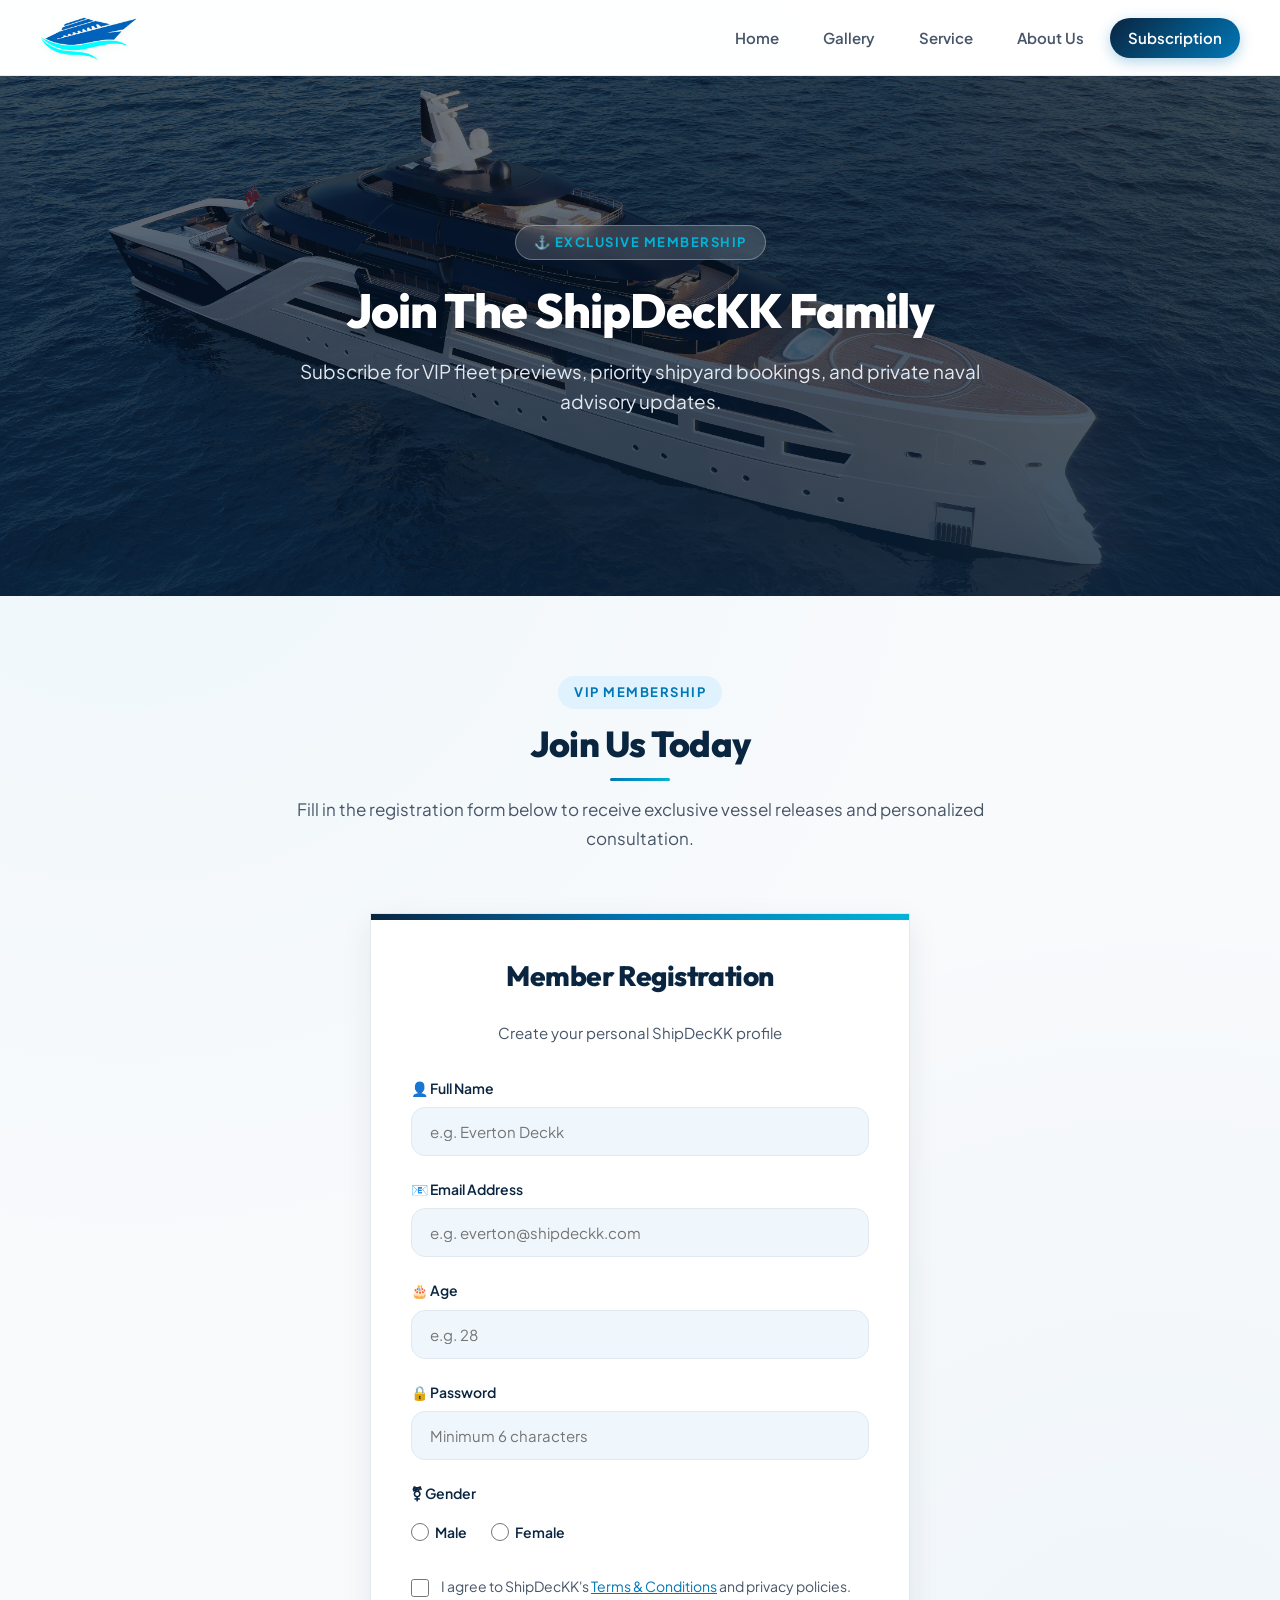
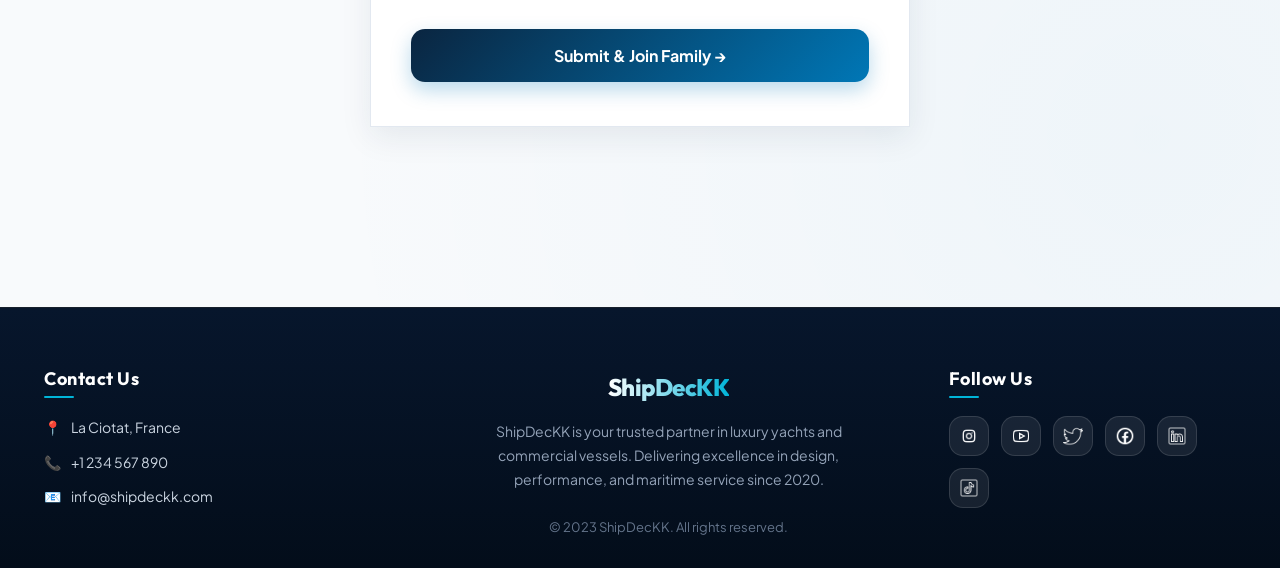
<file: subscription.html>
<!DOCTYPE html>
<html lang="en">
<head>
    <meta charset="UTF-8">
    <meta name="viewport" content="width=device-width, initial-scale=1.0">
    <title>Subscription - Join ShipDecKK Maritime Family</title>
    <link rel="website icon" type="image/png" href="Refensi gambar AOL HCI/logo shipdeckk'.png">
    <link rel="stylesheet" href="styles.css">
</head>
<body>
    <!-- Header -->
    <header class="header">
        <a href="index.html" class="logo-container">
            <img src="Refensi gambar AOL HCI/logo shipdeckk'.png" alt="Logo Shipdeckk" class="logo">
        </a>

        <button class="nav-toggle" aria-label="Toggle navigation">
            <span></span>
            <span></span>
            <span></span>
        </button>

        <nav class="navigation"> 
            <a href="index.html">Home</a>
            <a href="gallery.html">Gallery</a>
            <a href="service.html">Service</a>
            <a href="aboutus.html">About Us</a>
            <a href="subscription.html" class="active">Subscription</a>
        </nav>
    </header>

    <!-- Subscription Hero -->
    <section class="Header_photo">
        <img src="Refensi gambar AOL HCI/4223_3ba0f.jpg" alt="Exclusive yacht membership">
        <div class="hero-overlay">
            <span class="hero-badge">⚓ Exclusive Membership</span>
            <h1 class="hero-title">Join The ShipDecKK Family</h1>
            <p class="hero-subtitle">Subscribe for VIP fleet previews, priority shipyard bookings, and private naval advisory updates.</p>
        </div>
    </section>

    <!-- Form Section -->
    <section class="container section-spacing">
        <div class="section-header">
            <span class="section-tag">VIP Membership</span>
            <h2 class="section-title">Join Us Today</h2>
            <p class="section-desc">Fill in the registration form below to receive exclusive vessel releases and personalized consultation.</p>
        </div>

        <div class="kontainer">
            <form onsubmit="validation(event)">
                <h2 id="title">Member Registration</h2>
                <p class="form-subtitle">Create your personal ShipDecKK profile</p>

                <!-- Name Field -->
                <div class="form-attribute">
                    <label for="name">👤 Full Name</label>
                    <input type="text" id="name" placeholder="e.g. Everton Deckk" autocomplete="name">
                </div>

                <!-- Email Field -->
                <div class="form-attribute">
                    <label for="email">📧 Email Address</label>
                    <input type="email" id="email" placeholder="e.g. everton@shipdeckk.com" autocomplete="email">
                </div>

                <!-- Age Field -->
                <div class="form-attribute">
                    <label for="age">🎂 Age</label>
                    <input type="number" id="age" min="1" max="120" placeholder="e.g. 28">
                </div>

                <!-- Password Field -->
                <div class="form-attribute">
                    <label for="password">🔒 Password</label>
                    <input type="password" id="password" placeholder="Minimum 6 characters">
                </div>

                <!-- Gender Radio Group -->
                <div class="form-attribute">
                    <label>⚧ Gender</label>
                    <div class="gender-options">
                        <label class="gender-option" for="male">
                            <input type="radio" name="gender" id="male" value="male">
                            <span>Male</span>
                        </label>
                        <label class="gender-option" for="female">
                            <input type="radio" name="gender" id="female" value="female">
                            <span>Female</span>
                        </label>
                    </div>
                </div>

                <!-- Terms and Conditions Checkbox -->
                <div class="checkbox-wrap">
                    <input type="checkbox" id="agree">
                    <label for="agree">
                        I agree to ShipDecKK's <a href="#" style="color: var(--ocean-blue); text-decoration: underline;">Terms & Conditions</a> and privacy policies.
                    </label>
                </div>

                <!-- Submit Button -->
                <button type="submit">Submit & Join Family →</button>
            </form>
        </div>
    </section>

    <!-- Footer -->
    <footer class="footer">
        <div class="footer-left">
            <div class="contact_us">
                <h3>Contact Us</h3>
                <p>📍 
                    <a href="https://www.google.com/maps/place/La Ciotat, France" target="_blank" rel="noopener noreferrer">
                        La Ciotat, France
                    </a>
                </p>
                <p>📞 
                    <a href="tel:+1234567890">
                        +1 234 567 890
                    </a>
                </p>
                <p>📧 
                    <a href="mailto:info@shipdeckk.com">
                        info@shipdeckk.com
                    </a>
                </p>
            </div>

            <div class="closing">
                <div class="footer-brand">ShipDecKK</div>
                <p>ShipDecKK is your trusted partner in luxury yachts and commercial vessels. Delivering excellence in design, performance, and maritime service since 2020.</p>
                <p class="copyright">© 2023 ShipDecKK. All rights reserved.</p>
            </div>

            <div class="follow_us">
                <h3>Follow Us</h3>
                <div class="iconsosmed">
                    <a href="https://www.instagram.com/" target="_blank" rel="noopener noreferrer" aria-label="Instagram">
                        <img src="Refensi gambar AOL HCI/icons8-instagram-48.png" alt="Instagram" class="igicon">
                    </a>
                    <a href="https://www.youtube.com/" target="_blank" rel="noopener noreferrer" aria-label="YouTube">
                        <img src="Refensi gambar AOL HCI/icons8-youtube-32.png" alt="YouTube" class="yticon">
                    </a>
                    <a href="https://www.twitter.com/" target="_blank" rel="noopener noreferrer" aria-label="Twitter">
                        <img src="Refensi gambar AOL HCI/icons8-twitter-bird-50.png" alt="Twitter" class="twiticon">
                    </a>
                    <a href="https://www.facebook.com/" target="_blank" rel="noopener noreferrer" aria-label="Facebook">
                        <img src="Refensi gambar AOL HCI/icons8-facebook-48.png" alt="Facebook" class="fbicon">
                    </a>
                    <a href="https://www.linkedin.com/" target="_blank" rel="noopener noreferrer" aria-label="LinkedIn">
                        <img src="Refensi gambar AOL HCI/icons8-linked-in-50.png" alt="LinkedIn" class="liicon">
                    </a>
                    <a href="https://www.tiktok.com/" target="_blank" rel="noopener noreferrer" aria-label="TikTok">
                        <img src="Refensi gambar AOL HCI/icons8-tiktok-50.png" alt="TikTok" class="tticon">
                    </a>
                </div>
            </div>
        </div>
    </footer>

    <!-- Scripts -->
    <script src="java.js"></script>
</body>
</html>
</file>
<file: styles.css>
/* ==========================================================================
   ShipDecKK - Clean Modern Ocean Blue Design System
   ========================================================================== */

@import url('https://fonts.googleapis.com/css2?family=Plus+Jakarta+Sans:wght@300;400;500;600;700;800&family=Outfit:wght@400;500;600;700;800&display=swap');

:root {
    /* Brand Ocean Blue Palette */
    --ocean-deep: #07162c;
    --ocean-navy: #0A2540;
    --ocean-primary: #006699;
    --ocean-blue: #0077b6;
    --ocean-cyan: #00b4d8;
    --ocean-light: #e0f2fe;
    --ocean-soft: #f0f7fc;
    
    /* Neutrals */
    --bg-page: #f8fafc;
    --bg-surface: #ffffff;
    --bg-surface-elevated: #ffffff;
    --text-primary: #0f172a;
    --text-secondary: #475569;
    --text-muted: #64748b;
    --border-light: #e2e8f0;
    --border-hover: #90e0ef;

    /* Accents */
    --accent-gold: #c5a880;
    --accent-gold-soft: #fbf7ee;
    --success: #10b981;
    --shadow-subtle: 0 4px 20px rgba(10, 37, 64, 0.05);
    --shadow-card: 0 10px 30px rgba(10, 37, 64, 0.08);
    --shadow-hover: 0 20px 40px rgba(0, 119, 182, 0.15);
    
    /* Transitions */
    --transition-fast: 0.2s cubic-bezier(0.16, 1, 0.3, 1);
    --transition-normal: 0.3s cubic-bezier(0.16, 1, 0.3, 1);
    --radius-sm: 8px;
    --radius-md: 14px;
    --radius-lg: 20px;
    --radius-full: 9999px;
}

/* ==========================================================================
   Reset & Base Styles
   ========================================================================== */
* {
    box-sizing: border-box;
    margin: 0;
    padding: 0;
}

html {
    scroll-behavior: smooth;
}

body {
    min-height: 100vh;
    font-family: 'Plus Jakarta Sans', -apple-system, BlinkMacSystemFont, sans-serif;
    color: var(--text-primary);
    background-color: var(--bg-page);
    background-image: 
        radial-gradient(circle at 10% 20%, rgba(0, 180, 216, 0.04) 0%, transparent 40%),
        radial-gradient(circle at 90% 80%, rgba(0, 119, 182, 0.04) 0%, transparent 40%);
    display: flex;
    flex-direction: column;
    line-height: 1.6;
    overflow-x: hidden;
    -webkit-font-smoothing: antialiased;
}

h1, h2, h3, h4, h5, h6 {
    font-family: 'Outfit', 'Plus Jakarta Sans', sans-serif;
    color: var(--ocean-navy);
    font-weight: 700;
    letter-spacing: -0.02em;
    line-height: 1.25;
}

a {
    text-decoration: none;
    color: inherit;
    transition: var(--transition-fast);
}

img {
    max-width: 100%;
    height: auto;
    display: block;
}

/* ==========================================================================
   Header & Modern Navigation Bar
   ========================================================================== */
.header {
    position: fixed;
    top: 0;
    left: 0;
    width: 100%;
    height: 76px;
    background: rgba(255, 255, 255, 0.88);
    backdrop-filter: blur(16px);
    -webkit-backdrop-filter: blur(16px);
    border-bottom: 1px solid rgba(226, 232, 240, 0.8);
    z-index: 1000;
    display: flex;
    justify-content: space-between;
    align-items: center;
    padding: 0 40px;
    box-shadow: 0 4px 20px rgba(10, 37, 64, 0.04);
    transition: var(--transition-normal);
}

.header.scrolled {
    height: 68px;
    background: rgba(255, 255, 255, 0.96);
    box-shadow: 0 10px 30px rgba(10, 37, 64, 0.08);
}

.logo-container {
    display: flex;
    align-items: center;
    gap: 12px;
}

.logo {
    height: 48px;
    width: auto;
    object-fit: contain;
    transition: var(--transition-fast);
    filter: drop-shadow(0 2px 4px rgba(0, 0, 0, 0.05));
}

.logo:hover {
    transform: scale(1.04);
}

.navigation {
    display: flex;
    align-items: center;
    gap: 8px;
}

.navigation a {
    position: relative;
    color: var(--text-secondary);
    font-size: 15px;
    font-weight: 600;
    padding: 8px 18px;
    border-radius: var(--radius-full);
    transition: all var(--transition-fast);
}

.navigation a:hover {
    color: var(--ocean-blue);
    background: var(--ocean-light);
    transform: translateY(-1px);
    text-decoration: none;
}

.navigation a.active {
    color: #ffffff;
    background: linear-gradient(135deg, var(--ocean-navy), var(--ocean-blue));
    box-shadow: 0 4px 14px rgba(0, 119, 182, 0.3);
}

/* Mobile Nav Toggle */
.nav-toggle {
    display: none;
    background: transparent;
    border: none;
    cursor: pointer;
    padding: 8px;
    flex-direction: column;
    gap: 5px;
    z-index: 1001;
}

.nav-toggle span {
    display: block;
    width: 26px;
    height: 3px;
    background-color: var(--ocean-navy);
    border-radius: 2px;
    transition: var(--transition-fast);
}

/* ==========================================================================
   Hero Section
   ========================================================================== */
.Header_photo {
    position: relative;
    width: 100%;
    height: 520px;
    margin-top: 76px;
    overflow: hidden;
    display: flex;
    align-items: center;
    justify-content: center;
}

.Header_photo img {
    width: 100%;
    height: 100%;
    object-fit: cover;
    object-position: center;
    filter: brightness(0.72) contrast(1.05);
    transform: scale(1.02);
    transition: transform 8s ease-out;
}

.Header_photo:hover img {
    transform: scale(1.06);
}

.hero-overlay {
    position: absolute;
    inset: 0;
    background: linear-gradient(180deg, rgba(7, 22, 44, 0.4) 0%, rgba(10, 37, 64, 0.75) 100%);
    display: flex;
    flex-direction: column;
    justify-content: center;
    align-items: center;
    text-align: center;
    padding: 0 24px;
    color: #ffffff;
}

.hero-badge {
    display: inline-flex;
    align-items: center;
    gap: 8px;
    padding: 6px 18px;
    background: rgba(255, 255, 255, 0.15);
    backdrop-filter: blur(8px);
    border: 1px solid rgba(255, 255, 255, 0.3);
    border-radius: var(--radius-full);
    font-size: 13px;
    font-weight: 700;
    text-transform: uppercase;
    letter-spacing: 1.5px;
    color: var(--ocean-cyan);
    margin-bottom: 20px;
    animation: fadeInDown 0.8s ease-out;
}

.hero-title {
    font-size: 48px;
    font-weight: 800;
    color: #ffffff;
    margin-bottom: 16px;
    max-width: 860px;
    text-shadow: 0 4px 16px rgba(0, 0, 0, 0.3);
    animation: fadeInUp 0.9s ease-out;
}

.hero-subtitle {
    font-size: 19px;
    font-weight: 400;
    color: #e2e8f0;
    max-width: 680px;
    margin-bottom: 30px;
    line-height: 1.6;
    animation: fadeInUp 1s ease-out;
}

.hero-actions {
    display: flex;
    gap: 16px;
    animation: fadeInUp 1.1s ease-out;
}

.btn-primary {
    display: inline-flex;
    align-items: center;
    justify-content: center;
    gap: 10px;
    padding: 14px 32px;
    background: linear-gradient(135deg, var(--ocean-blue), var(--ocean-cyan));
    color: #ffffff;
    font-weight: 600;
    font-size: 15px;
    border-radius: var(--radius-full);
    border: none;
    cursor: pointer;
    box-shadow: 0 8px 24px rgba(0, 119, 182, 0.35);
    transition: all var(--transition-fast);
}

.btn-primary:hover {
    transform: translateY(-2px);
    box-shadow: 0 12px 30px rgba(0, 180, 216, 0.45);
    color: #ffffff;
}

.btn-secondary {
    display: inline-flex;
    align-items: center;
    justify-content: center;
    gap: 10px;
    padding: 14px 32px;
    background: rgba(255, 255, 255, 0.12);
    color: #ffffff;
    font-weight: 600;
    font-size: 15px;
    border-radius: var(--radius-full);
    border: 1px solid rgba(255, 255, 255, 0.3);
    backdrop-filter: blur(8px);
    cursor: pointer;
    transition: all var(--transition-fast);
}

.btn-secondary:hover {
    background: rgba(255, 255, 255, 0.25);
    border-color: #ffffff;
    transform: translateY(-2px);
    color: #ffffff;
}

/* ==========================================================================
   Section Headers & Common Layout
   ========================================================================= */
.container {
    max-width: 1240px;
    margin: 0 auto;
    padding: 0 24px;
}

.section-spacing {
    padding: 80px 0;
}

.section-header {
    text-align: center;
    max-width: 760px;
    margin: 0 auto 50px auto;
}

.section-tag {
    display: inline-block;
    font-size: 13px;
    font-weight: 700;
    text-transform: uppercase;
    letter-spacing: 1.5px;
    color: var(--ocean-blue);
    background: var(--ocean-light);
    padding: 6px 16px;
    border-radius: var(--radius-full);
    margin-bottom: 12px;
}

.section-title, .katakiasan h2, .Cargoship h2, .Gallery-Hero h2, .persuation-words h2 {
    font-size: 36px;
    font-weight: 800;
    color: var(--ocean-navy);
    letter-spacing: -0.02em;
    margin-bottom: 12px;
    text-align: center;
}

.section-title::after {
    content: '';
    display: block;
    width: 60px;
    height: 3px;
    background: linear-gradient(90deg, var(--ocean-blue), var(--ocean-cyan));
    margin: 12px auto 0;
    border-radius: var(--radius-full);
}

.section-desc {
    font-size: 17px;
    color: var(--text-secondary);
    line-height: 1.7;
    margin-top: 14px;
}

/* Legacy Brief_info support */
.Brief_info {
    max-width: 960px;
    margin: 70px auto 40px auto;
    padding: 40px 32px;
    background: #ffffff;
    border-radius: var(--radius-lg);
    box-shadow: var(--shadow-card);
    border: 1px solid var(--border-light);
    text-align: center;
    position: relative;
    overflow: hidden;
}

.Brief_info::before {
    content: '';
    position: absolute;
    top: 0;
    left: 0;
    width: 100%;
    height: 4px;
    background: linear-gradient(90deg, var(--ocean-navy), var(--ocean-cyan));
}

.teks p, .Brief_info p {
    font-size: 18px;
    line-height: 1.8;
    color: var(--text-secondary);
    max-width: 820px;
    margin: 16px auto 0 auto;
    text-align: center;
}

hr {
    border: none;
    height: 1px;
    background: var(--border-light);
    max-width: 400px;
    margin: 20px auto;
}

/* ==========================================================================
   Why ShipDecKK / Feature Cards (.infoinfo & .reason)
   ========================================================================== */
.infoinfo {
    display: grid;
    grid-template-columns: repeat(3, 1fr);
    gap: 28px;
    max-width: 1200px;
    margin: 0 auto 80px auto;
    padding: 0 24px;
}

.reason {
    background: #ffffff;
    border-radius: var(--radius-lg);
    padding: 36px 28px;
    text-align: center;
    box-shadow: var(--shadow-card);
    border: 1px solid var(--border-light);
    transition: all var(--transition-normal);
    position: relative;
    display: flex;
    flex-direction: column;
    align-items: center;
}

.reason:hover {
    transform: translateY(-8px);
    box-shadow: var(--shadow-hover);
    border-color: var(--border-hover);
}

.symbol {
    width: 90px;
    height: 90px;
    object-fit: contain;
    margin-bottom: 20px;
    padding: 12px;
    background: var(--ocean-soft);
    border-radius: var(--radius-md);
    transition: var(--transition-fast);
}

.reason:hover .symbol {
    transform: scale(1.08);
    background: var(--ocean-light);
}

.reasonwhy {
    font-size: 22px;
    color: var(--ocean-navy);
    margin-bottom: 12px;
    font-weight: 700;
    text-decoration: none !important;
}

.reason p {
    font-size: 15px;
    line-height: 1.6;
    color: var(--text-secondary);
    text-align: center;
}

/* ==========================================================================
   Ship Cards & Grid (.ship-grid, .soldship, .soldyacht)
   ========================================================================== */
.persuation-words {
    margin: 70px 0 35px 0;
    text-align: center;
}

.ship-grid, .CargoShip-grid {
    display: grid;
    grid-template-columns: repeat(auto-fit, minmax(360px, 1fr));
    gap: 32px;
    max-width: 1240px;
    margin: 0 auto 80px auto;
    padding: 0 24px;
}

.soldship, .soldyacht {
    background: #ffffff;
    border-radius: var(--radius-lg);
    overflow: hidden;
    box-shadow: var(--shadow-card);
    border: 1px solid var(--border-light);
    transition: all var(--transition-normal);
    display: flex;
    flex-direction: column;
    position: relative;
}

.soldship:hover, .soldyacht:hover {
    transform: translateY(-8px);
    box-shadow: var(--shadow-hover);
    border-color: var(--border-hover);
}

.card-image-wrap {
    position: relative;
    width: 100%;
    height: 250px;
    overflow: hidden;
    background-color: #e2e8f0;
}

.ships, .yachts {
    width: 100%;
    height: 250px;
    object-fit: cover;
    transition: transform 0.6s cubic-bezier(0.16, 1, 0.3, 1);
    display: block;
    border-radius: 0;
}

.soldship:hover .ships, .soldyacht:hover .yachts {
    transform: scale(1.06);
}

.card-content {
    padding: 24px;
    display: flex;
    flex-direction: column;
    flex-grow: 1;
}

.shipname, .yachtname {
    font-size: 22px;
    font-weight: 700;
    color: var(--ocean-navy);
    margin-bottom: 16px;
    text-align: left;
}

/* Specs Badges (.infoship, .infoyacht) */
.infoship, .infoyacht {
    display: grid;
    grid-template-columns: repeat(2, 1fr);
    gap: 12px;
    background: var(--ocean-soft);
    padding: 14px;
    border-radius: var(--radius-md);
    margin-bottom: 18px;
    border: 1px solid rgba(0, 180, 216, 0.12);
}

.spec-item {
    display: flex;
    align-items: center;
    gap: 8px;
}

.infoship img, .infoyacht img, 
.iconpeople, .iconspeed, .icondollar, .iconmeter,
.iconpeople2, .iconspeed2, .icondollar2, .iconmeter2 {
    width: 22px !important;
    height: 22px !important;
    object-fit: contain;
    margin: 0 !important;
    opacity: 0.85;
}

.infoship p, .infoyacht p {
    font-size: 14px;
    font-weight: 600;
    color: var(--ocean-navy);
    margin: 0 !important;
    text-align: left;
}

.soldship p, .soldyacht p {
    font-size: 14px;
    line-height: 1.65;
    color: var(--text-secondary);
    text-align: left;
    margin-bottom: 20px;
}

.card-btn {
    display: inline-flex;
    align-items: center;
    justify-content: center;
    gap: 8px;
    width: 100%;
    padding: 12px 20px;
    background: var(--ocean-soft);
    color: var(--ocean-blue);
    font-weight: 600;
    font-size: 14px;
    border-radius: var(--radius-md);
    border: 1px solid rgba(0, 119, 182, 0.2);
    margin-top: auto;
    transition: all var(--transition-fast);
}

.card-btn:hover {
    background: linear-gradient(135deg, var(--ocean-navy), var(--ocean-blue));
    color: #ffffff;
    border-color: transparent;
    transform: translateY(-2px);
    box-shadow: 0 4px 12px rgba(0, 119, 182, 0.25);
}

/* ==========================================================================
   Services Grid (.service-grid, .service)
   ========================================================================== */
.service-grid {
    display: grid;
    grid-template-columns: repeat(auto-fit, minmax(340px, 1fr));
    gap: 30px;
    max-width: 1240px;
    margin: 0 auto 80px auto;
    padding: 0 24px;
}

.service {
    background: #ffffff;
    border-radius: var(--radius-lg);
    padding: 36px 30px;
    box-shadow: var(--shadow-card);
    border: 1px solid var(--border-light);
    transition: all var(--transition-normal);
    display: flex;
    flex-direction: column;
    align-items: flex-start;
    text-align: left;
    position: relative;
    overflow: hidden;
}

.service::before {
    content: '';
    position: absolute;
    top: 0;
    left: 0;
    width: 4px;
    height: 100%;
    background: linear-gradient(180deg, var(--ocean-blue), var(--ocean-cyan));
    opacity: 0;
    transition: opacity var(--transition-fast);
}

.service:hover {
    transform: translateY(-8px);
    box-shadow: var(--shadow-hover);
    border-color: var(--border-hover);
}

.service:hover::before {
    opacity: 1;
}

.servicelogo {
    display: flex;
    align-items: center;
    gap: 16px;
    margin-bottom: 18px;
    width: 100%;
}

.logoservice {
    width: 58px;
    height: 58px;
    background: var(--ocean-soft);
    border: 1px solid rgba(0, 180, 216, 0.2);
    border-radius: var(--radius-md);
    display: flex;
    align-items: center;
    justify-content: center;
    padding: 12px;
    transition: var(--transition-fast);
}

.service:hover .logoservice {
    background: var(--ocean-light);
    transform: scale(1.06);
}

.fontservice {
    font-size: 20px;
    font-weight: 700;
    color: var(--ocean-navy);
}

.textservice {
    font-size: 15px;
    line-height: 1.7;
    color: var(--text-secondary);
    margin: 0;
    text-align: left;
}

/* ==========================================================================
   About Us Page (.infoaboutus, .History, .VisMisVal, .achievements)
   ========================================================================== */
.infoaboutus {
    display: grid;
    grid-template-columns: 1.2fr 0.8fr;
    gap: 50px;
    align-items: center;
    max-width: 1200px;
    margin: 50px auto 80px auto;
    padding: 48px;
    background: #ffffff;
    border-radius: var(--radius-xl);
    box-shadow: var(--shadow-card);
    border: 1px solid var(--border-light);
}

.whoarewe .opening {
    font-size: 34px;
    color: var(--ocean-navy);
    margin-bottom: 16px;
    text-align: left;
}

.aboutshipdeck {
    font-size: 17px;
    line-height: 1.8;
    color: var(--text-secondary);
    text-align: left;
}

.logoaboutus {
    max-width: 280px;
    margin: 0 auto;
    filter: drop-shadow(0 4px 12px rgba(10, 37, 64, 0.08));
}

/* History Timeline */
.History {
    max-width: 1100px;
    margin: 40px auto 90px auto;
    display: flex;
    flex-direction: column;
    gap: 40px;
    padding: 0 24px;
}

.history1 {
    display: grid;
    grid-template-columns: 1fr 1fr;
    gap: 40px;
    align-items: center;
    background: #ffffff;
    padding: 36px;
    border-radius: var(--radius-lg);
    box-shadow: var(--shadow-card);
    border: 1px solid var(--border-light);
    transition: var(--transition-normal);
}

.history1:hover {
    transform: translateY(-4px);
    box-shadow: var(--shadow-hover);
}

.history1:nth-child(even) {
    grid-template-columns: 1fr 1fr;
}

.history1:nth-child(even) .history1-text {
    order: 2;
}

.history1:nth-child(even) .historyimage {
    order: 1;
}

.history1-text h2 {
    font-size: 24px;
    color: var(--ocean-navy);
    margin-bottom: 14px;
    text-align: left;
}

.history1-text p {
    font-size: 15px;
    line-height: 1.75;
    color: var(--text-secondary);
    text-align: left;
}

.historyimage {
    width: 100%;
    height: 280px;
    object-fit: cover;
    border-radius: var(--radius-md);
    box-shadow: 0 6px 18px rgba(10, 37, 64, 0.08);
}

/* Vision, Mission, Values (.VisMisVal) */
.VisMisVal {
    display: grid;
    grid-template-columns: repeat(3, 1fr);
    gap: 28px;
    max-width: 1200px;
    margin: 50px auto 90px auto;
    padding: 0 24px;
}

.Vision {
    background: #ffffff;
    border-radius: var(--radius-lg);
    padding: 36px 28px;
    box-shadow: var(--shadow-card);
    border: 1px solid var(--border-light);
    display: flex;
    flex-direction: column;
    align-items: center;
    text-align: center;
    transition: all var(--transition-normal);
}

.Vision:hover {
    transform: translateY(-6px);
    box-shadow: var(--shadow-hover);
    border-color: var(--border-hover);
}

.vertical-line {
    display: none;
}

.logovision {
    width: 64px;
    height: 64px;
    background: var(--ocean-soft);
    border: 1px solid rgba(0, 180, 216, 0.2);
    border-radius: var(--radius-full);
    display: flex;
    align-items: center;
    justify-content: center;
    padding: 14px;
    margin-bottom: 18px;
    transition: var(--transition-fast);
}

.Vision:hover .logovision {
    background: var(--ocean-light);
    transform: scale(1.1);
}

.fontvision {
    font-size: 22px;
    color: var(--ocean-navy);
    margin-bottom: 14px;
    font-weight: 700;
}

.textvision, .textvision1 {
    font-size: 15px;
    line-height: 1.7;
    color: var(--text-secondary);
    text-align: left;
}

/* Achievements Grid */
.achievement-grid {
    display: grid;
    grid-template-columns: repeat(auto-fit, minmax(260px, 1fr));
    gap: 24px;
    max-width: 1240px;
    margin: 40px auto 90px auto;
    padding: 0 24px;
}

/* ==========================================================================
   Subscription Form Page (.kontainer, form)
   ========================================================================== */
.kontainer {
    max-width: 580px;
    margin: 60px auto 100px auto;
    padding: 0 20px;
    display: flex;
    justify-content: center;
}

form {
    width: 100%;
    background: #ffffff;
    border-radius: var(--radius-xl);
    padding: 44px 40px;
    box-shadow: var(--shadow-card);
    border: 1px solid var(--border-light);
    display: flex;
    flex-direction: column;
    gap: 22px;
    position: relative;
}

form::before {
    content: '';
    position: absolute;
    top: 0;
    left: 0;
    width: 100%;
    height: 6px;
    background: linear-gradient(90deg, var(--ocean-navy), var(--ocean-blue), var(--ocean-cyan));
    border-radius: var(--radius-xl) var(--radius-xl) 0 0;
}

#title {
    font-size: 28px;
    color: var(--ocean-navy);
    text-align: center;
    font-weight: 800;
    margin-bottom: 6px;
}

.form-subtitle {
    font-size: 15px;
    color: var(--text-secondary);
    text-align: center;
    margin-bottom: 10px;
}

.form-attribute {
    display: flex;
    flex-direction: column;
    gap: 8px;
    width: 100%;
}

.form-attribute label {
    font-size: 14px;
    font-weight: 600;
    color: var(--ocean-navy);
    display: flex;
    align-items: center;
    gap: 6px;
}

.form-attribute input[type="text"],
.form-attribute input[type="email"],
.form-attribute input[type="number"],
.form-attribute input[type="password"] {
    width: 100%;
    padding: 14px 18px;
    font-family: inherit;
    font-size: 15px;
    color: var(--text-primary);
    background: var(--ocean-soft);
    border: 1.5px solid var(--border-light);
    border-radius: var(--radius-md);
    transition: all var(--transition-fast);
    outline: none;
}

.form-attribute input:focus {
    background: #ffffff;
    border-color: var(--ocean-blue);
    box-shadow: 0 0 0 4px rgba(0, 119, 182, 0.12);
}

.gender-options {
    display: flex;
    gap: 24px;
    align-items: center;
    padding: 8px 0;
}

.gender-option {
    display: inline-flex;
    align-items: center;
    gap: 8px;
    cursor: pointer;
    font-size: 15px;
    color: var(--text-secondary);
    font-weight: 500;
}

.gender-option input[type="radio"] {
    accent-color: var(--ocean-blue);
    width: 18px;
    height: 18px;
    cursor: pointer;
}

.checkbox-wrap {
    display: flex;
    align-items: flex-start;
    gap: 12px;
    cursor: pointer;
    margin-top: 4px;
}

.checkbox-wrap input[type="checkbox"] {
    accent-color: var(--ocean-blue);
    width: 18px;
    height: 18px;
    margin-top: 2px;
    cursor: pointer;
}

.checkbox-wrap label {
    font-size: 14px;
    color: var(--text-secondary);
    cursor: pointer;
    line-height: 1.4;
}

button[type="submit"] {
    width: 100%;
    padding: 16px;
    background: linear-gradient(135deg, var(--ocean-navy), var(--ocean-blue));
    color: #ffffff;
    font-family: inherit;
    font-size: 16px;
    font-weight: 700;
    border: none;
    border-radius: var(--radius-md);
    cursor: pointer;
    box-shadow: 0 8px 20px rgba(0, 119, 182, 0.28);
    transition: all var(--transition-fast);
    margin-top: 10px;
}

button[type="submit"]:hover {
    transform: translateY(-2px);
    box-shadow: 0 12px 28px rgba(0, 119, 182, 0.38);
    background: linear-gradient(135deg, #071c33, var(--ocean-blue));
}

/* Modal Popup Confirmation */
.modal-overlay {
    position: fixed;
    inset: 0;
    background: rgba(10, 37, 64, 0.6);
    backdrop-filter: blur(8px);
    z-index: 2000;
    display: none;
    align-items: center;
    justify-content: center;
    padding: 20px;
    animation: fadeIn 0.25s ease-out;
}

.modal-overlay.active {
    display: flex;
}

.modal-box {
    background: #ffffff;
    border-radius: var(--radius-xl);
    padding: 36px 32px;
    max-width: 440px;
    width: 100%;
    text-align: center;
    box-shadow: 0 20px 50px rgba(0, 0, 0, 0.25);
    border: 1px solid var(--border-light);
    animation: scaleUp 0.3s cubic-bezier(0.16, 1, 0.3, 1);
}

.modal-icon {
    width: 68px;
    height: 68px;
    border-radius: var(--radius-full);
    background: var(--ocean-light);
    color: var(--ocean-blue);
    display: flex;
    align-items: center;
    justify-content: center;
    margin: 0 auto 18px auto;
    font-size: 32px;
}

.modal-box h3 {
    font-size: 22px;
    color: var(--ocean-navy);
    margin-bottom: 10px;
}

.modal-box p {
    font-size: 15px;
    color: var(--text-secondary);
    line-height: 1.6;
    margin-bottom: 24px;
}

.modal-actions {
    display: flex;
    gap: 12px;
    justify-content: center;
}

.modal-btn {
    padding: 12px 24px;
    border-radius: var(--radius-md);
    font-weight: 600;
    font-size: 14px;
    cursor: pointer;
    border: none;
    transition: var(--transition-fast);
}

.modal-btn-cancel {
    background: var(--ocean-soft);
    color: var(--text-secondary);
}

.modal-btn-confirm {
    background: linear-gradient(135deg, var(--ocean-navy), var(--ocean-blue));
    color: #ffffff;
}

/* ==========================================================================
   Footer
   ========================================================================== */
.footer {
    margin-top: auto;
    background: linear-gradient(180deg, var(--ocean-deep) 0%, #030d1a 100%);
    color: #ffffff;
    padding: 60px 0 30px 0;
    border-top: 1px solid rgba(255, 255, 255, 0.08);
}

.footer-left {
    display: grid;
    grid-template-columns: 1.2fr 1.6fr 1fr;
    gap: 50px;
    max-width: 1240px;
    margin: 0 auto;
    padding: 0 24px;
    align-items: flex-start;
}

.footer h3 {
    color: #ffffff;
    font-size: 18px;
    font-weight: 700;
    margin-bottom: 18px;
    letter-spacing: 0.5px;
    position: relative;
    padding-bottom: 8px;
}

.footer h3::after {
    content: '';
    position: absolute;
    bottom: 0;
    left: 0;
    width: 30px;
    height: 2px;
    background: var(--ocean-cyan);
    border-radius: var(--radius-full);
}

.contact_us {
    text-align: left;
}

.contact_us p {
    display: flex;
    align-items: center;
    gap: 10px;
    font-size: 14px;
    color: #cbd5e1;
    margin-bottom: 12px;
    text-align: left;
}

.contact_us a {
    color: #cbd5e1;
    font-size: 14px;
    transition: color var(--transition-fast);
}

.contact_us a:hover {
    color: var(--ocean-cyan);
    text-decoration: underline;
}

.closing {
    text-align: center;
    display: flex;
    flex-direction: column;
    align-items: center;
    gap: 14px;
}

.footer-brand {
    font-family: 'Outfit', sans-serif;
    font-size: 24px;
    font-weight: 800;
    color: #ffffff;
    letter-spacing: -0.5px;
    background: linear-gradient(90deg, #ffffff, var(--ocean-cyan));
    -webkit-background-clip: text;
    -webkit-text-fill-color: transparent;
}

.closing p {
    font-size: 14px;
    color: #94a3b8;
    line-height: 1.7;
    max-width: 380px;
    text-align: center;
    margin: 0;
}

.copyright {
    font-size: 13px !important;
    color: #64748b !important;
    margin-top: 10px !important;
}

.follow_us {
    text-align: left;
}

.iconsosmed {
    display: flex;
    flex-wrap: wrap;
    gap: 12px;
    margin-top: 14px;
}

.iconsosmed a {
    display: flex;
    align-items: center;
    justify-content: center;
    width: 40px;
    height: 40px;
    background: rgba(255, 255, 255, 0.08);
    border: 1px solid rgba(255, 255, 255, 0.12);
    border-radius: var(--radius-md);
    transition: all var(--transition-fast);
}

.iconsosmed a:hover {
    background: var(--ocean-blue);
    border-color: var(--ocean-cyan);
    transform: translateY(-3px);
    box-shadow: 0 6px 16px rgba(0, 180, 216, 0.35);
}

.iconsosmed img {
    width: 20px;
    height: 20px;
    object-fit: contain;
    filter: brightness(0) invert(1);
}

/* ==========================================================================
   Animations
   ========================================================================== */
@keyframes fadeInUp {
    from {
        opacity: 0;
        transform: translateY(24px);
    }
    to {
        opacity: 1;
        transform: translateY(0);
    }
}

@keyframes fadeInDown {
    from {
        opacity: 0;
        transform: translateY(-20px);
    }
    to {
        opacity: 1;
        transform: translateY(0);
    }
}

@keyframes fadeIn {
    from { opacity: 0; }
    to { opacity: 1; }
}

@keyframes scaleUp {
    from {
        opacity: 0;
        transform: scale(0.92);
    }
    to {
        opacity: 1;
        transform: scale(1);
    }
}

/* ==========================================================================
   Responsive Media Queries
   ========================================================================== */
@media screen and (max-width: 1024px) {
    .header {
        padding: 0 24px;
    }
    .infoinfo {
        grid-template-columns: repeat(2, 1fr);
    }
    .VisMisVal {
        grid-template-columns: repeat(2, 1fr);
    }
    .footer-left {
        grid-template-columns: 1fr 1fr;
        gap: 36px;
    }
    .closing {
        grid-column: span 2;
        order: 3;
    }
}

@media screen and (max-width: 768px) {
    .header {
        padding: 0 20px;
        height: 68px;
    }

    .nav-toggle {
        display: flex;
    }

    .navigation {
        position: fixed;
        top: 68px;
        left: 0;
        width: 100%;
        background: rgba(255, 255, 255, 0.98);
        backdrop-filter: blur(20px);
        flex-direction: column;
        padding: 24px;
        gap: 12px;
        box-shadow: 0 16px 30px rgba(0, 0, 0, 0.1);
        border-bottom: 1px solid var(--border-light);
        display: none;
    }

    .navigation.show {
        display: flex;
    }

    .navigation a {
        width: 100%;
        text-align: center;
        padding: 12px;
    }

    .Header_photo {
        height: 420px;
        margin-top: 68px;
    }

    .hero-title {
        font-size: 32px;
    }

    .hero-subtitle {
        font-size: 16px;
    }

    .hero-actions {
        flex-direction: column;
        width: 100%;
        max-width: 300px;
    }

    .section-title, .katakiasan h2, .Cargoship h2, .Gallery-Hero h2 {
        font-size: 28px;
    }

    .infoinfo {
        grid-template-columns: 1fr;
        gap: 20px;
    }

    .ship-grid, .CargoShip-grid, .service-grid, .achievement-grid {
        grid-template-columns: 1fr;
        gap: 24px;
        padding: 0 16px;
    }

    .infoaboutus {
        grid-template-columns: 1fr;
        text-align: center;
        padding: 30px 20px;
    }

    .whoarewe .opening, .aboutshipdeck {
        text-align: center;
    }

    .history1, .history1:nth-child(even) {
        grid-template-columns: 1fr;
        padding: 24px 20px;
    }

    .history1:nth-child(even) .history1-text {
        order: 1;
    }

    .history1:nth-child(even) .historyimage {
        order: 2;
    }

    .history1-text h2, .history1-text p {
        text-align: center;
    }

    .VisMisVal {
        grid-template-columns: 1fr;
    }

    .footer-left {
        grid-template-columns: 1fr;
        text-align: center;
        gap: 32px;
    }

    .contact_us, .follow_us {
        text-align: center;
    }

    .contact_us p {
        justify-content: center;
    }

    .footer h3::after {
        left: 50%;
        transform: translateX(-50%);
    }

    .iconsosmed {
        justify-content: center;
    }

    form {
        padding: 30px 20px;
    }
}
</file>
